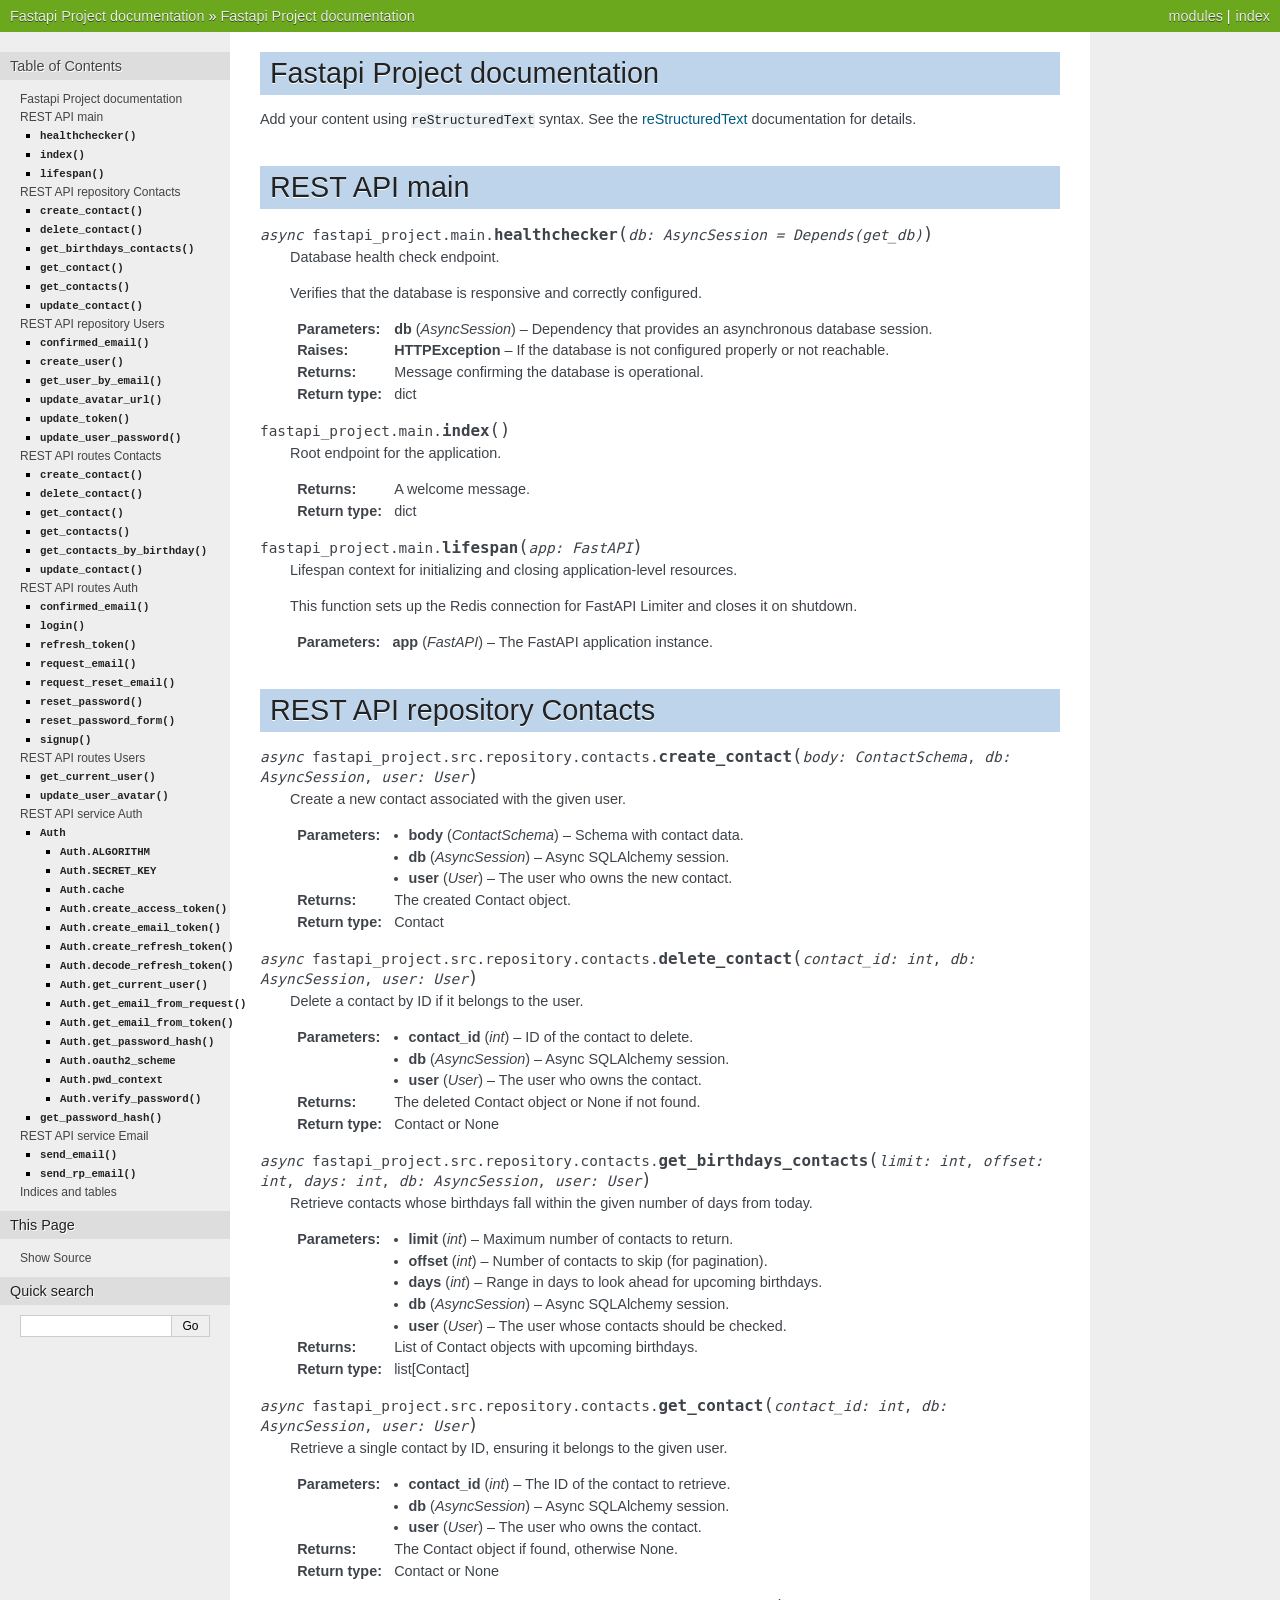
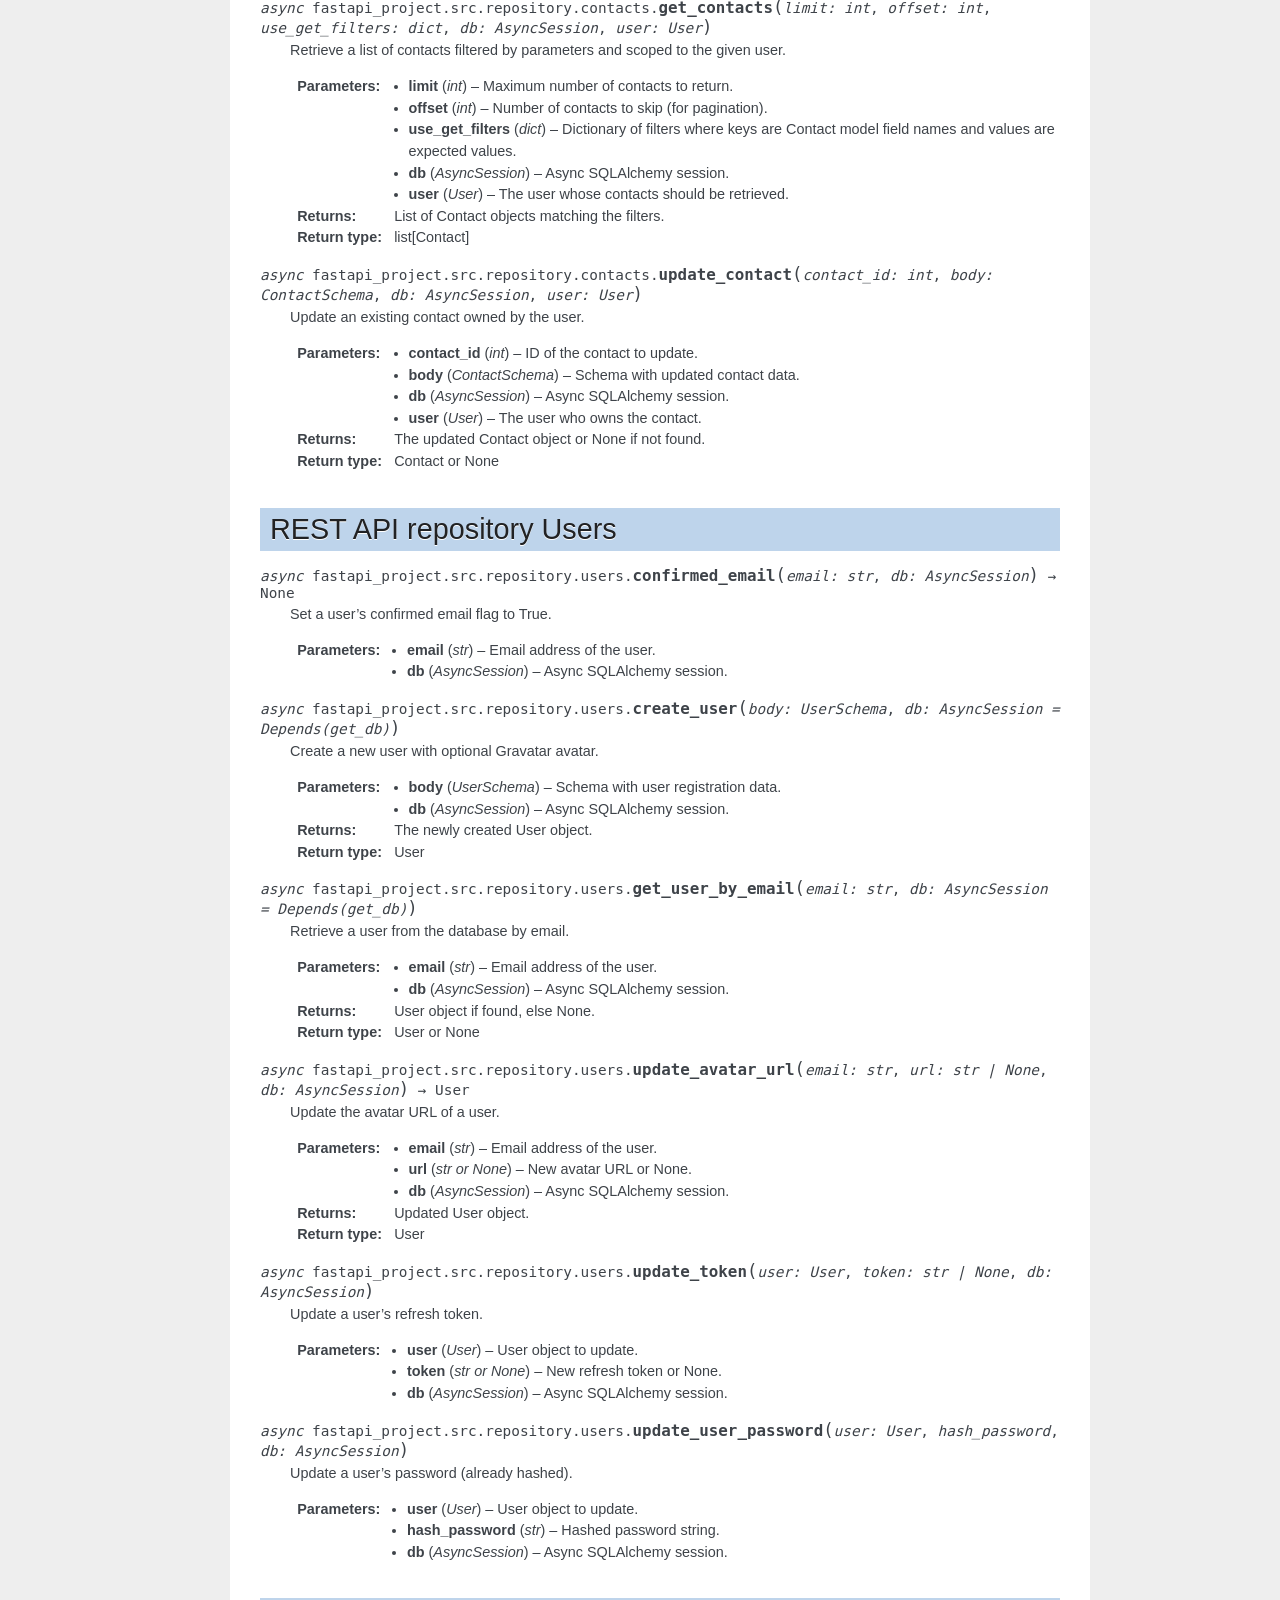
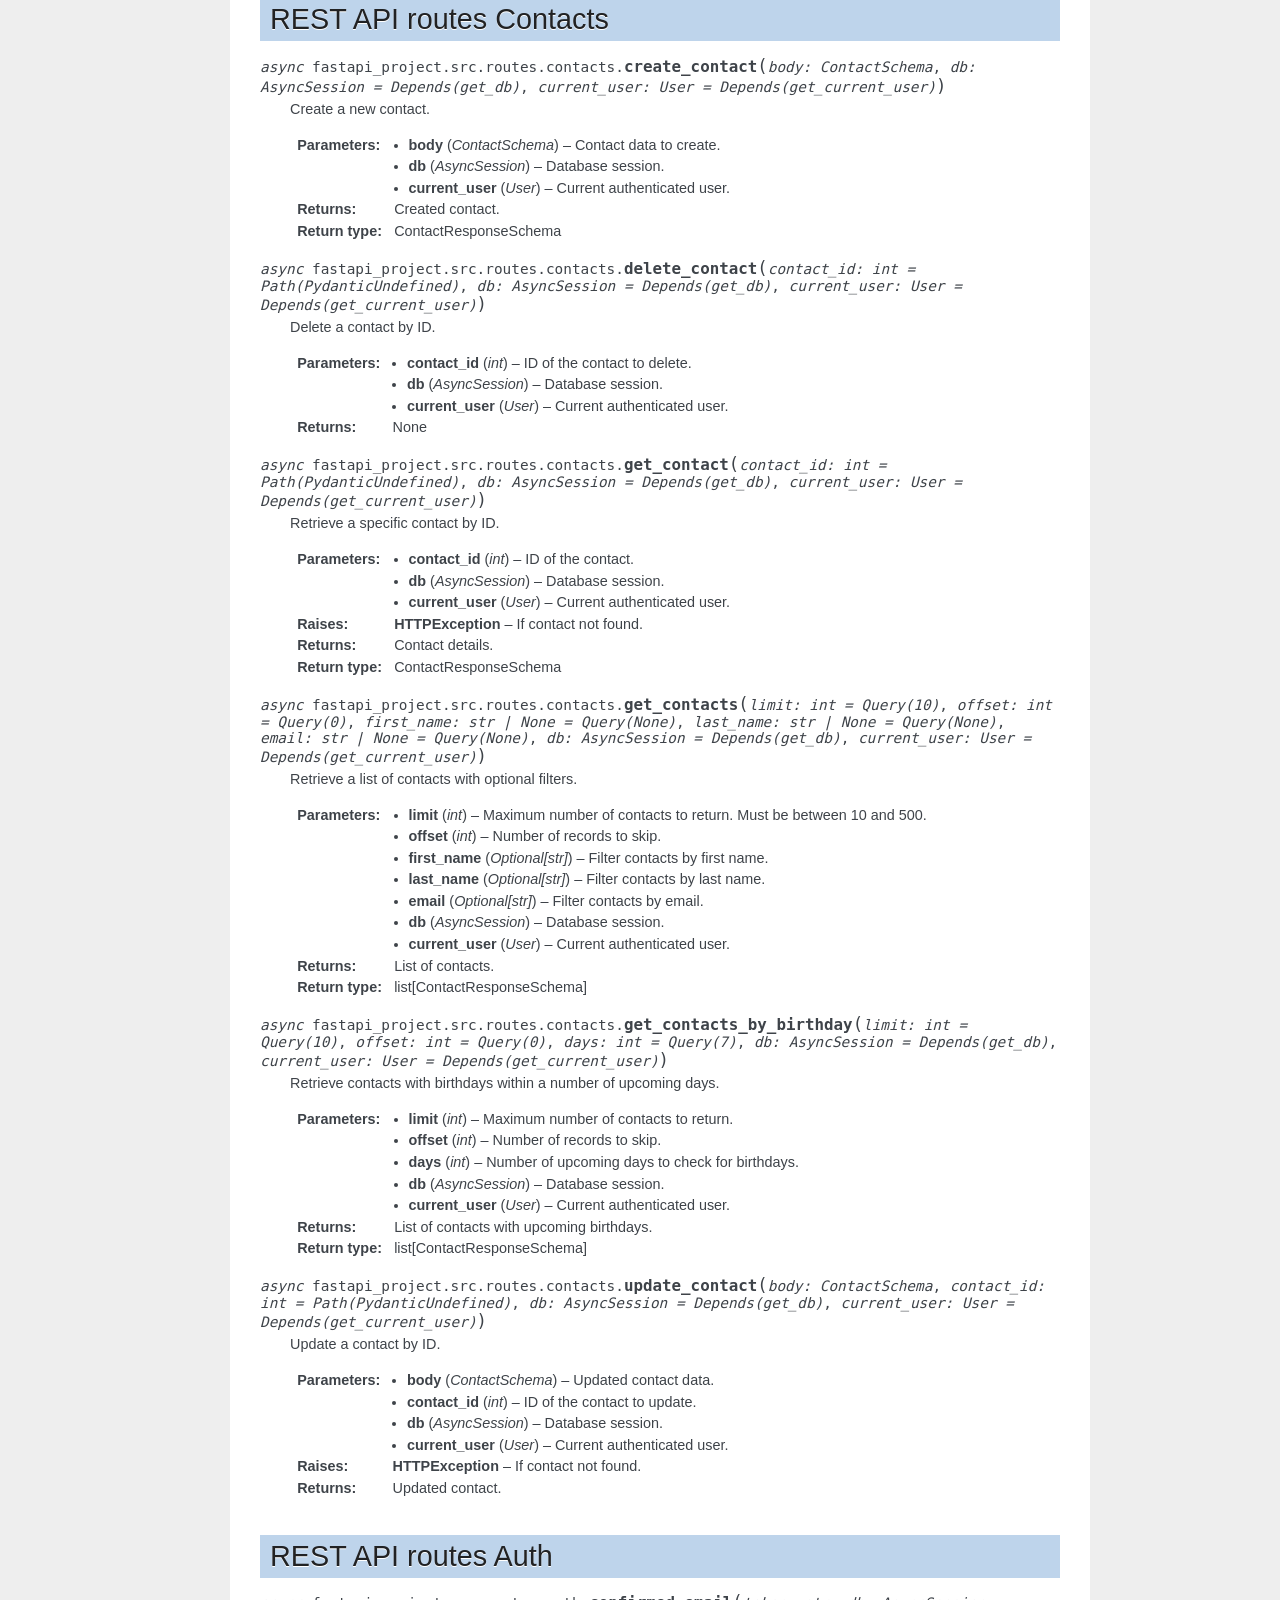
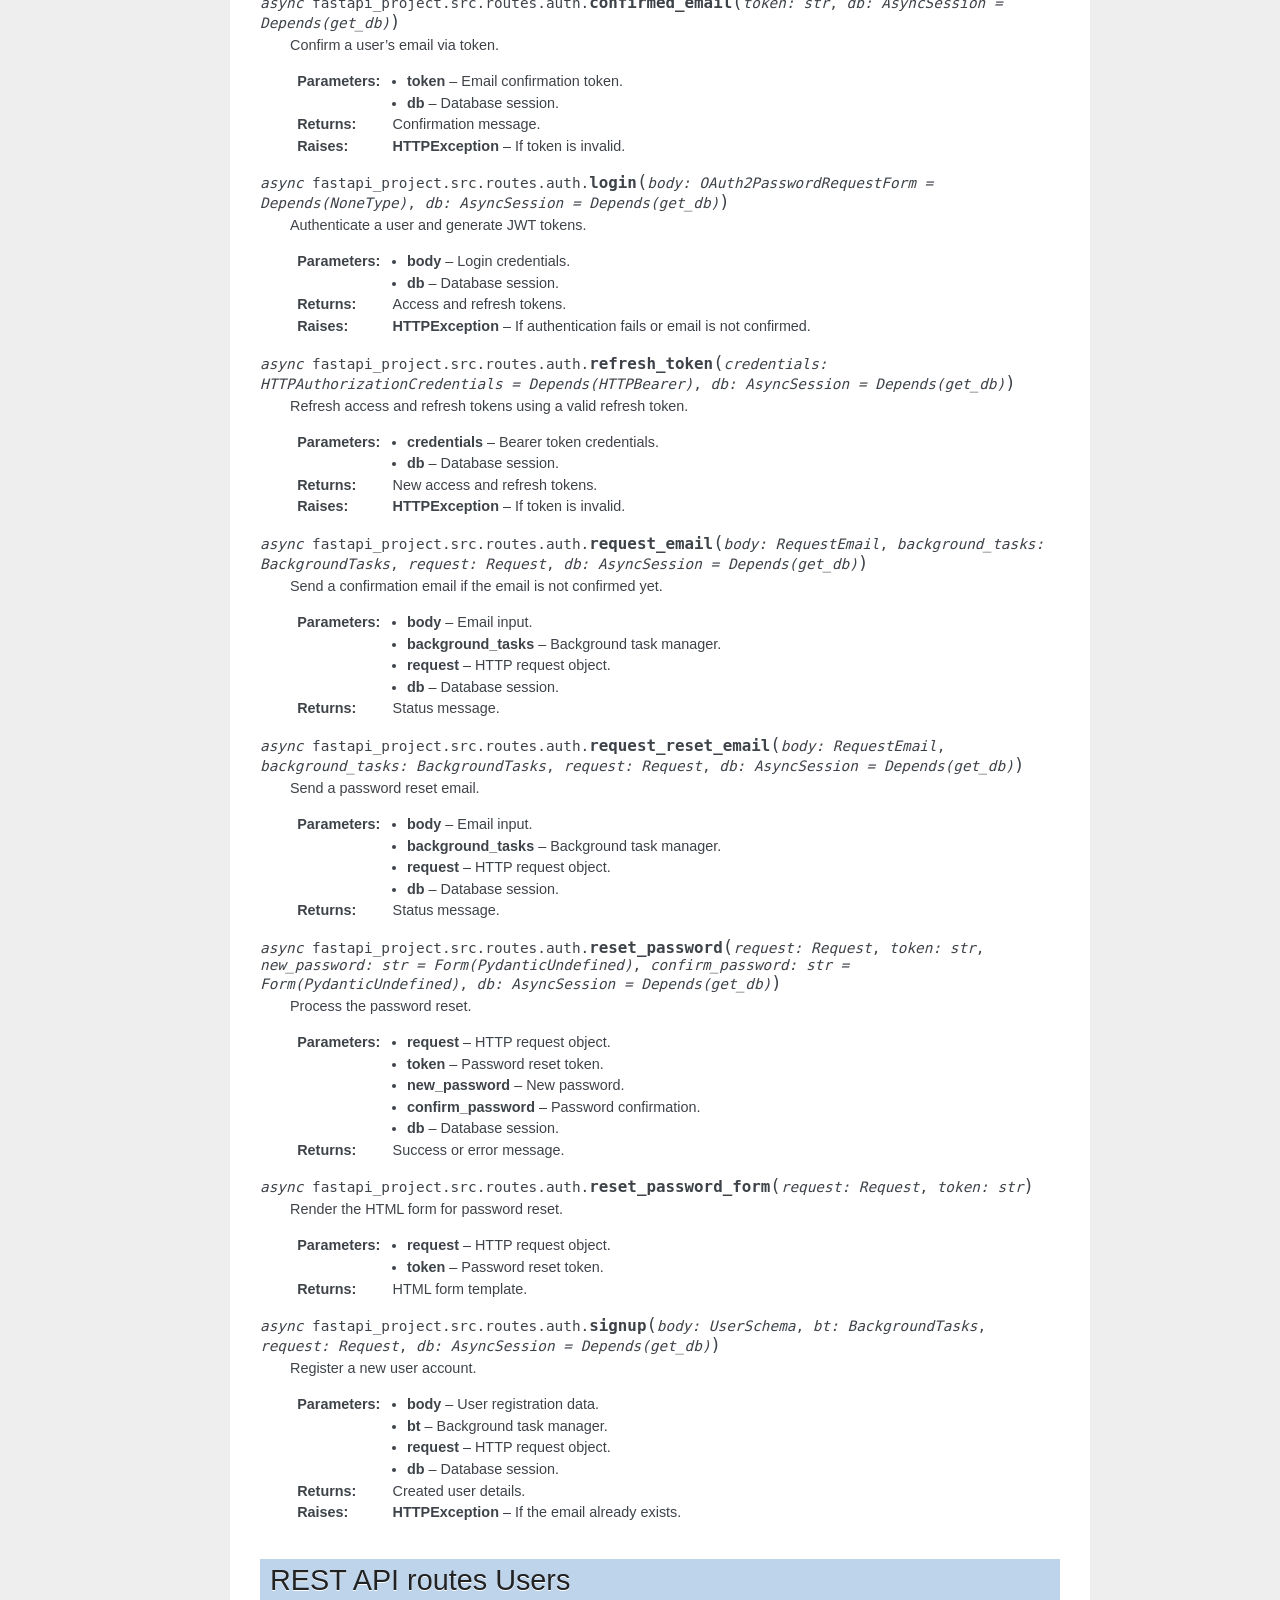
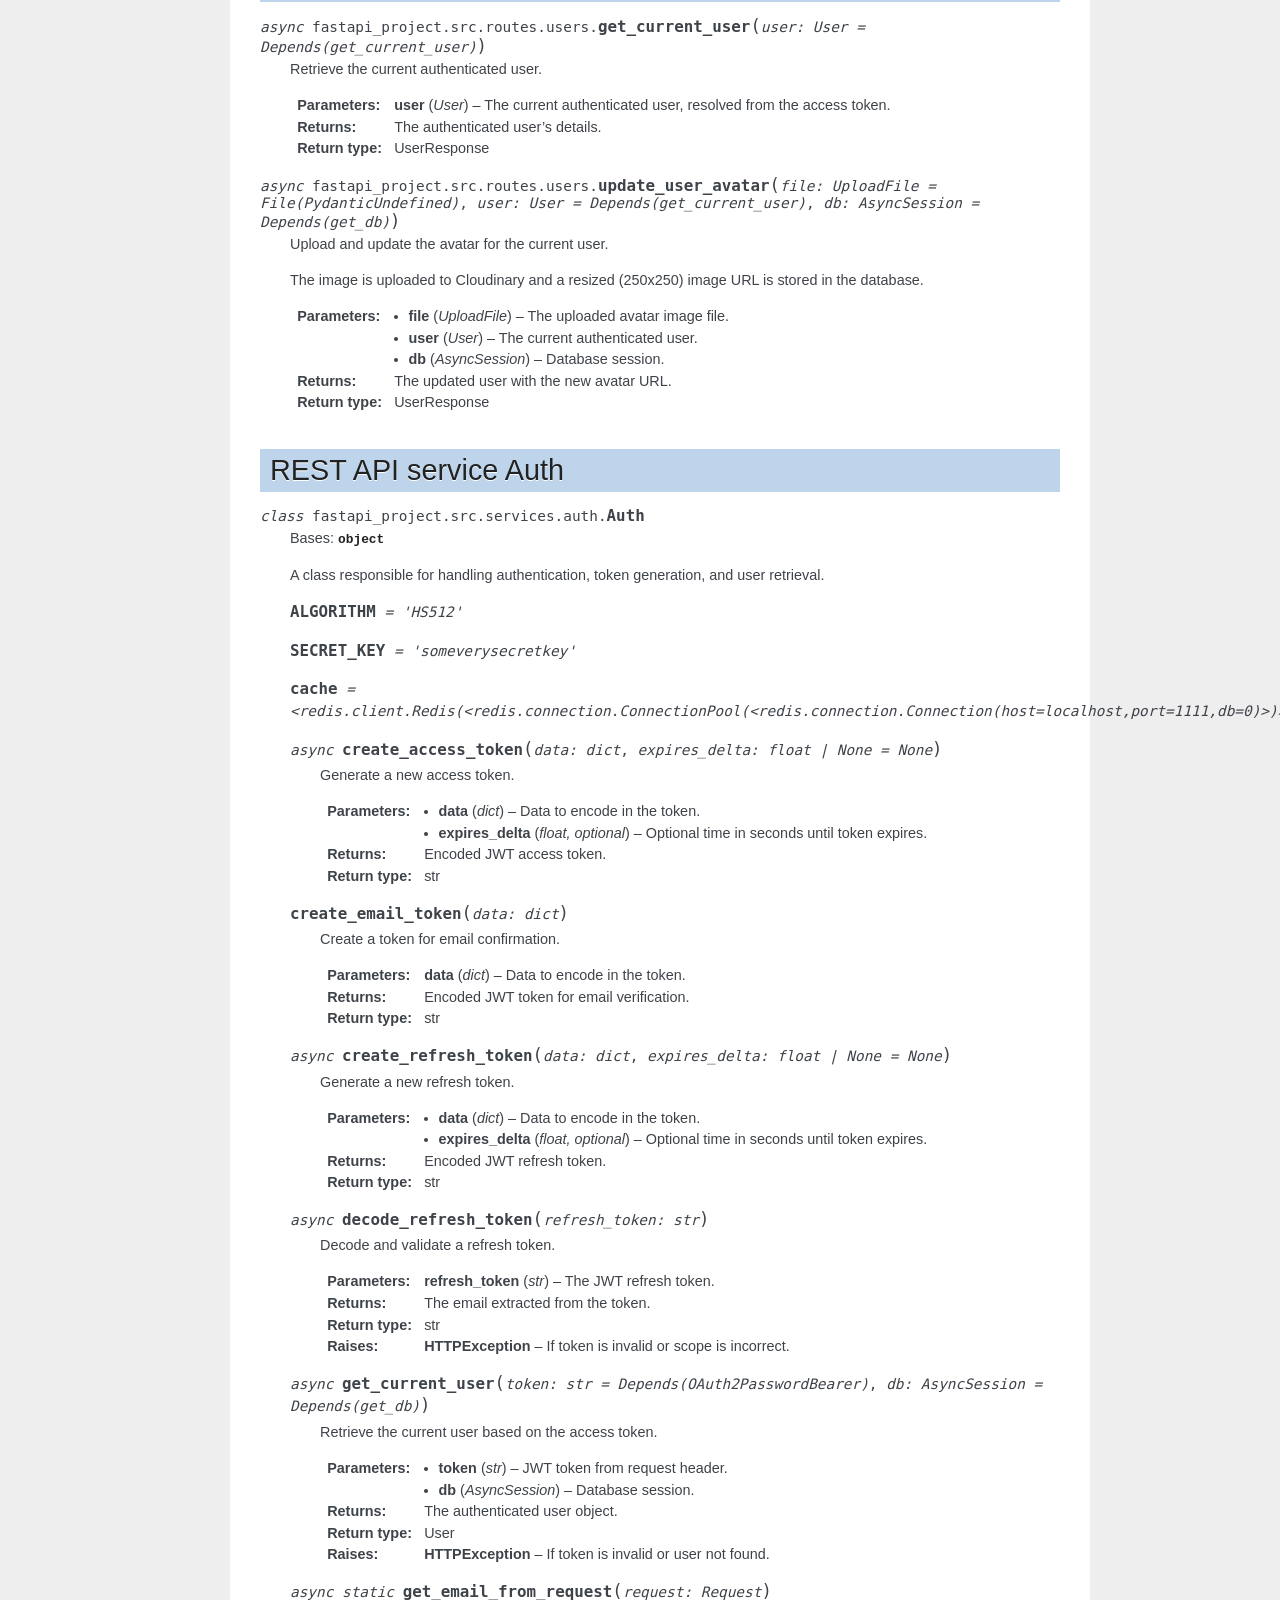
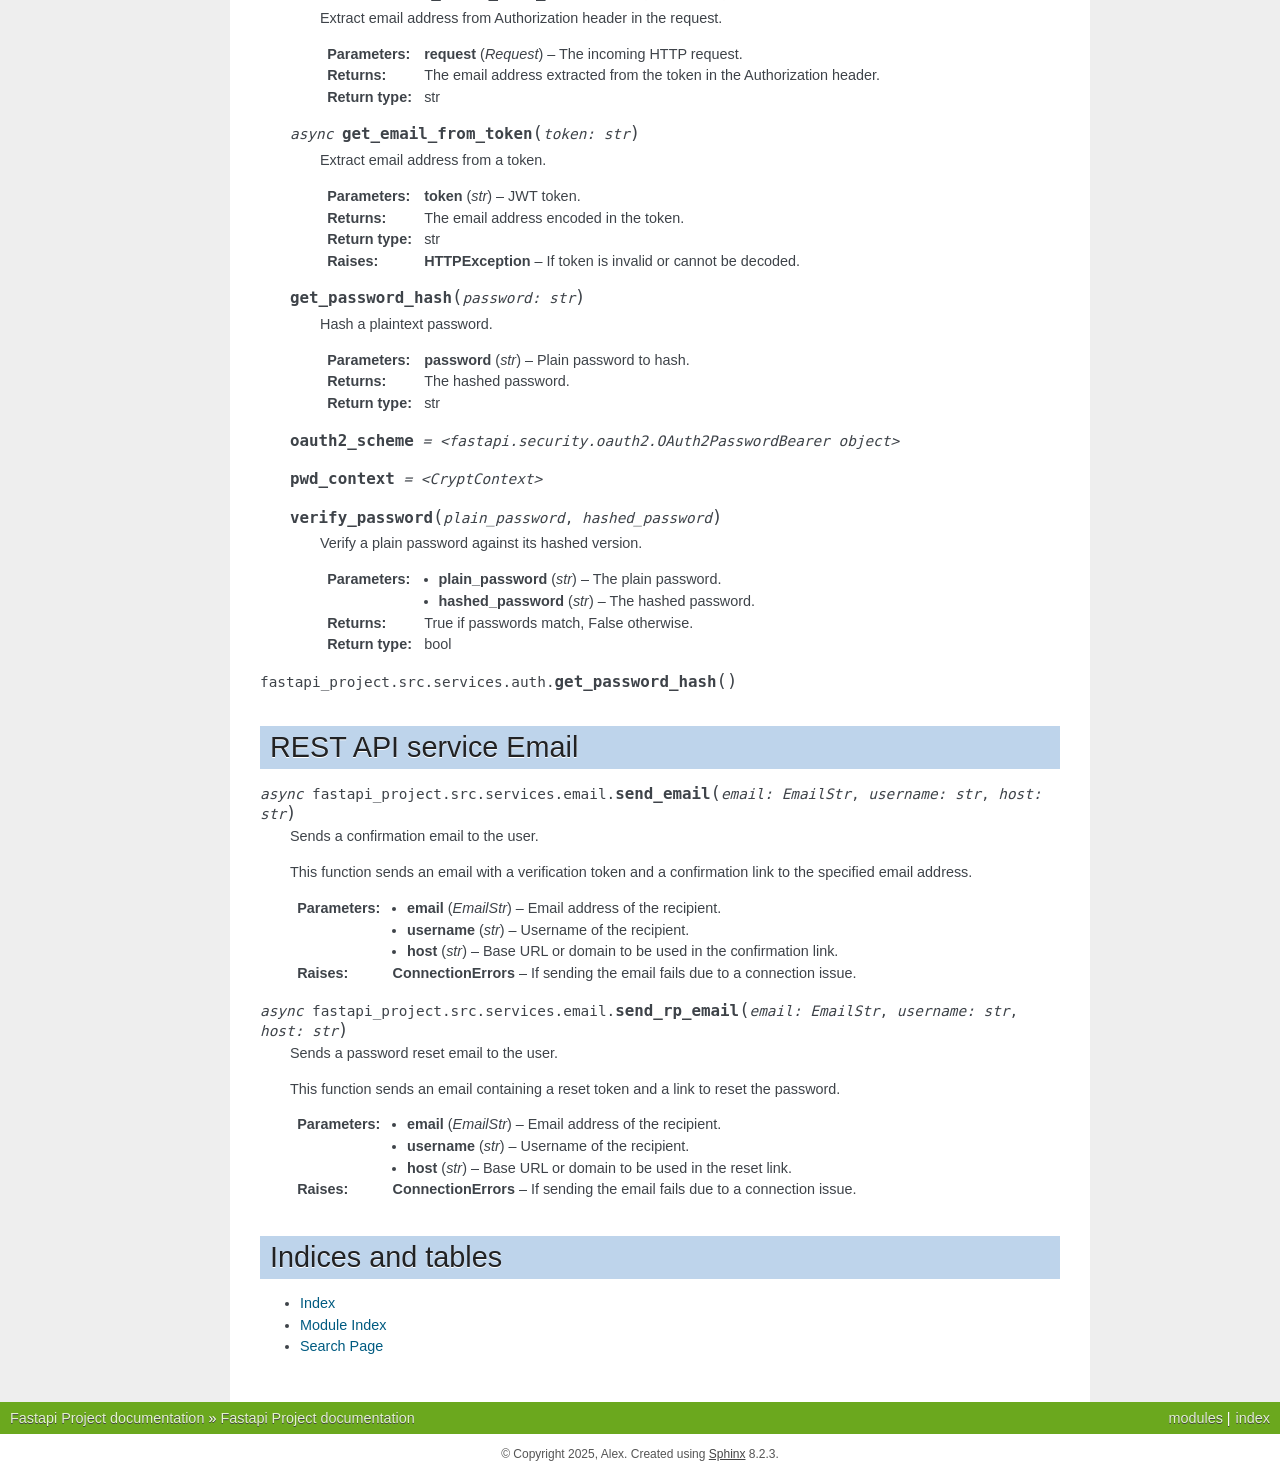
<file: docs/_build/html/index.html>
<!DOCTYPE html>

<html lang="en" data-content_root="./">
  <head>
    <meta charset="utf-8" />
    <meta name="viewport" content="width=device-width, initial-scale=1.0" /><meta name="viewport" content="width=device-width, initial-scale=1" />

    <title>Fastapi Project documentation &#8212; Fastapi Project  documentation</title>
    <link rel="stylesheet" type="text/css" href="_static/pygments.css?v=8f2a1f02" />
    <link rel="stylesheet" type="text/css" href="_static/nature.css?v=279e0f84" />
    <script src="_static/documentation_options.js?v=5929fcd5"></script>
    <script src="_static/doctools.js?v=9bcbadda"></script>
    <script src="_static/sphinx_highlight.js?v=dc90522c"></script>
    <link rel="index" title="Index" href="genindex.html" />
    <link rel="search" title="Search" href="search.html" /> 
  </head><body>
    <div class="related" role="navigation" aria-label="Related">
      <h3>Navigation</h3>
      <ul>
        <li class="right" style="margin-right: 10px">
          <a href="genindex.html" title="General Index"
             accesskey="I">index</a></li>
        <li class="right" >
          <a href="py-modindex.html" title="Python Module Index"
             >modules</a> |</li>
        <li class="nav-item nav-item-0"><a href="#">Fastapi Project  documentation</a> &#187;</li>
        <li class="nav-item nav-item-this"><a href="">Fastapi Project documentation</a></li> 
      </ul>
    </div>  

    <div class="document">
      <div class="documentwrapper">
        <div class="bodywrapper">
          <div class="body" role="main">
            
  <section id="fastapi-project-documentation">
<h1>Fastapi Project documentation<a class="headerlink" href="#fastapi-project-documentation" title="Link to this heading">¶</a></h1>
<p>Add your content using <code class="docutils literal notranslate"><span class="pre">reStructuredText</span></code> syntax. See the
<a class="reference external" href="https://www.sphinx-doc.org/en/master/usage/restructuredtext/index.html">reStructuredText</a>
documentation for details.</p>
<div class="toctree-wrapper compound">
</div>
</section>
<section id="module-fastapi_project.main">
<span id="rest-api-main"></span><h1>REST API main<a class="headerlink" href="#module-fastapi_project.main" title="Link to this heading">¶</a></h1>
<dl class="py function">
<dt class="sig sig-object py" id="fastapi_project.main.healthchecker">
<em class="property"><span class="k"><span class="pre">async</span></span><span class="w"> </span></em><span class="sig-prename descclassname"><span class="pre">fastapi_project.main.</span></span><span class="sig-name descname"><span class="pre">healthchecker</span></span><span class="sig-paren">(</span><em class="sig-param"><span class="n"><span class="pre">db</span></span><span class="p"><span class="pre">:</span></span><span class="w"> </span><span class="n"><span class="pre">AsyncSession</span></span><span class="w"> </span><span class="o"><span class="pre">=</span></span><span class="w"> </span><span class="default_value"><span class="pre">Depends(get_db)</span></span></em><span class="sig-paren">)</span><a class="headerlink" href="#fastapi_project.main.healthchecker" title="Link to this definition">¶</a></dt>
<dd><p>Database health check endpoint.</p>
<p>Verifies that the database is responsive and correctly configured.</p>
<dl class="field-list simple">
<dt class="field-odd">Parameters<span class="colon">:</span></dt>
<dd class="field-odd"><p><strong>db</strong> (<em>AsyncSession</em>) – Dependency that provides an asynchronous database session.</p>
</dd>
<dt class="field-even">Raises<span class="colon">:</span></dt>
<dd class="field-even"><p><strong>HTTPException</strong> – If the database is not configured properly or not reachable.</p>
</dd>
<dt class="field-odd">Returns<span class="colon">:</span></dt>
<dd class="field-odd"><p>Message confirming the database is operational.</p>
</dd>
<dt class="field-even">Return type<span class="colon">:</span></dt>
<dd class="field-even"><p>dict</p>
</dd>
</dl>
</dd></dl>

<dl class="py function">
<dt class="sig sig-object py" id="fastapi_project.main.index">
<span class="sig-prename descclassname"><span class="pre">fastapi_project.main.</span></span><span class="sig-name descname"><span class="pre">index</span></span><span class="sig-paren">(</span><span class="sig-paren">)</span><a class="headerlink" href="#fastapi_project.main.index" title="Link to this definition">¶</a></dt>
<dd><p>Root endpoint for the application.</p>
<dl class="field-list simple">
<dt class="field-odd">Returns<span class="colon">:</span></dt>
<dd class="field-odd"><p>A welcome message.</p>
</dd>
<dt class="field-even">Return type<span class="colon">:</span></dt>
<dd class="field-even"><p>dict</p>
</dd>
</dl>
</dd></dl>

<dl class="py function">
<dt class="sig sig-object py" id="fastapi_project.main.lifespan">
<span class="sig-prename descclassname"><span class="pre">fastapi_project.main.</span></span><span class="sig-name descname"><span class="pre">lifespan</span></span><span class="sig-paren">(</span><em class="sig-param"><span class="n"><span class="pre">app</span></span><span class="p"><span class="pre">:</span></span><span class="w"> </span><span class="n"><span class="pre">FastAPI</span></span></em><span class="sig-paren">)</span><a class="headerlink" href="#fastapi_project.main.lifespan" title="Link to this definition">¶</a></dt>
<dd><p>Lifespan context for initializing and closing application-level resources.</p>
<p>This function sets up the Redis connection for FastAPI Limiter and closes it on shutdown.</p>
<dl class="field-list simple">
<dt class="field-odd">Parameters<span class="colon">:</span></dt>
<dd class="field-odd"><p><strong>app</strong> (<em>FastAPI</em>) – The FastAPI application instance.</p>
</dd>
</dl>
</dd></dl>

</section>
<section id="module-fastapi_project.src.repository.contacts">
<span id="rest-api-repository-contacts"></span><h1>REST API repository Contacts<a class="headerlink" href="#module-fastapi_project.src.repository.contacts" title="Link to this heading">¶</a></h1>
<dl class="py function">
<dt class="sig sig-object py" id="fastapi_project.src.repository.contacts.create_contact">
<em class="property"><span class="k"><span class="pre">async</span></span><span class="w"> </span></em><span class="sig-prename descclassname"><span class="pre">fastapi_project.src.repository.contacts.</span></span><span class="sig-name descname"><span class="pre">create_contact</span></span><span class="sig-paren">(</span><em class="sig-param"><span class="n"><span class="pre">body</span></span><span class="p"><span class="pre">:</span></span><span class="w"> </span><span class="n"><span class="pre">ContactSchema</span></span></em>, <em class="sig-param"><span class="n"><span class="pre">db</span></span><span class="p"><span class="pre">:</span></span><span class="w"> </span><span class="n"><span class="pre">AsyncSession</span></span></em>, <em class="sig-param"><span class="n"><span class="pre">user</span></span><span class="p"><span class="pre">:</span></span><span class="w"> </span><span class="n"><span class="pre">User</span></span></em><span class="sig-paren">)</span><a class="headerlink" href="#fastapi_project.src.repository.contacts.create_contact" title="Link to this definition">¶</a></dt>
<dd><p>Create a new contact associated with the given user.</p>
<dl class="field-list simple">
<dt class="field-odd">Parameters<span class="colon">:</span></dt>
<dd class="field-odd"><ul class="simple">
<li><p><strong>body</strong> (<em>ContactSchema</em>) – Schema with contact data.</p></li>
<li><p><strong>db</strong> (<em>AsyncSession</em>) – Async SQLAlchemy session.</p></li>
<li><p><strong>user</strong> (<em>User</em>) – The user who owns the new contact.</p></li>
</ul>
</dd>
<dt class="field-even">Returns<span class="colon">:</span></dt>
<dd class="field-even"><p>The created Contact object.</p>
</dd>
<dt class="field-odd">Return type<span class="colon">:</span></dt>
<dd class="field-odd"><p>Contact</p>
</dd>
</dl>
</dd></dl>

<dl class="py function">
<dt class="sig sig-object py" id="fastapi_project.src.repository.contacts.delete_contact">
<em class="property"><span class="k"><span class="pre">async</span></span><span class="w"> </span></em><span class="sig-prename descclassname"><span class="pre">fastapi_project.src.repository.contacts.</span></span><span class="sig-name descname"><span class="pre">delete_contact</span></span><span class="sig-paren">(</span><em class="sig-param"><span class="n"><span class="pre">contact_id</span></span><span class="p"><span class="pre">:</span></span><span class="w"> </span><span class="n"><span class="pre">int</span></span></em>, <em class="sig-param"><span class="n"><span class="pre">db</span></span><span class="p"><span class="pre">:</span></span><span class="w"> </span><span class="n"><span class="pre">AsyncSession</span></span></em>, <em class="sig-param"><span class="n"><span class="pre">user</span></span><span class="p"><span class="pre">:</span></span><span class="w"> </span><span class="n"><span class="pre">User</span></span></em><span class="sig-paren">)</span><a class="headerlink" href="#fastapi_project.src.repository.contacts.delete_contact" title="Link to this definition">¶</a></dt>
<dd><p>Delete a contact by ID if it belongs to the user.</p>
<dl class="field-list simple">
<dt class="field-odd">Parameters<span class="colon">:</span></dt>
<dd class="field-odd"><ul class="simple">
<li><p><strong>contact_id</strong> (<em>int</em>) – ID of the contact to delete.</p></li>
<li><p><strong>db</strong> (<em>AsyncSession</em>) – Async SQLAlchemy session.</p></li>
<li><p><strong>user</strong> (<em>User</em>) – The user who owns the contact.</p></li>
</ul>
</dd>
<dt class="field-even">Returns<span class="colon">:</span></dt>
<dd class="field-even"><p>The deleted Contact object or None if not found.</p>
</dd>
<dt class="field-odd">Return type<span class="colon">:</span></dt>
<dd class="field-odd"><p>Contact or None</p>
</dd>
</dl>
</dd></dl>

<dl class="py function">
<dt class="sig sig-object py" id="fastapi_project.src.repository.contacts.get_birthdays_contacts">
<em class="property"><span class="k"><span class="pre">async</span></span><span class="w"> </span></em><span class="sig-prename descclassname"><span class="pre">fastapi_project.src.repository.contacts.</span></span><span class="sig-name descname"><span class="pre">get_birthdays_contacts</span></span><span class="sig-paren">(</span><em class="sig-param"><span class="n"><span class="pre">limit</span></span><span class="p"><span class="pre">:</span></span><span class="w"> </span><span class="n"><span class="pre">int</span></span></em>, <em class="sig-param"><span class="n"><span class="pre">offset</span></span><span class="p"><span class="pre">:</span></span><span class="w"> </span><span class="n"><span class="pre">int</span></span></em>, <em class="sig-param"><span class="n"><span class="pre">days</span></span><span class="p"><span class="pre">:</span></span><span class="w"> </span><span class="n"><span class="pre">int</span></span></em>, <em class="sig-param"><span class="n"><span class="pre">db</span></span><span class="p"><span class="pre">:</span></span><span class="w"> </span><span class="n"><span class="pre">AsyncSession</span></span></em>, <em class="sig-param"><span class="n"><span class="pre">user</span></span><span class="p"><span class="pre">:</span></span><span class="w"> </span><span class="n"><span class="pre">User</span></span></em><span class="sig-paren">)</span><a class="headerlink" href="#fastapi_project.src.repository.contacts.get_birthdays_contacts" title="Link to this definition">¶</a></dt>
<dd><p>Retrieve contacts whose birthdays fall within the given number of days from today.</p>
<dl class="field-list simple">
<dt class="field-odd">Parameters<span class="colon">:</span></dt>
<dd class="field-odd"><ul class="simple">
<li><p><strong>limit</strong> (<em>int</em>) – Maximum number of contacts to return.</p></li>
<li><p><strong>offset</strong> (<em>int</em>) – Number of contacts to skip (for pagination).</p></li>
<li><p><strong>days</strong> (<em>int</em>) – Range in days to look ahead for upcoming birthdays.</p></li>
<li><p><strong>db</strong> (<em>AsyncSession</em>) – Async SQLAlchemy session.</p></li>
<li><p><strong>user</strong> (<em>User</em>) – The user whose contacts should be checked.</p></li>
</ul>
</dd>
<dt class="field-even">Returns<span class="colon">:</span></dt>
<dd class="field-even"><p>List of Contact objects with upcoming birthdays.</p>
</dd>
<dt class="field-odd">Return type<span class="colon">:</span></dt>
<dd class="field-odd"><p>list[Contact]</p>
</dd>
</dl>
</dd></dl>

<dl class="py function">
<dt class="sig sig-object py" id="fastapi_project.src.repository.contacts.get_contact">
<em class="property"><span class="k"><span class="pre">async</span></span><span class="w"> </span></em><span class="sig-prename descclassname"><span class="pre">fastapi_project.src.repository.contacts.</span></span><span class="sig-name descname"><span class="pre">get_contact</span></span><span class="sig-paren">(</span><em class="sig-param"><span class="n"><span class="pre">contact_id</span></span><span class="p"><span class="pre">:</span></span><span class="w"> </span><span class="n"><span class="pre">int</span></span></em>, <em class="sig-param"><span class="n"><span class="pre">db</span></span><span class="p"><span class="pre">:</span></span><span class="w"> </span><span class="n"><span class="pre">AsyncSession</span></span></em>, <em class="sig-param"><span class="n"><span class="pre">user</span></span><span class="p"><span class="pre">:</span></span><span class="w"> </span><span class="n"><span class="pre">User</span></span></em><span class="sig-paren">)</span><a class="headerlink" href="#fastapi_project.src.repository.contacts.get_contact" title="Link to this definition">¶</a></dt>
<dd><p>Retrieve a single contact by ID, ensuring it belongs to the given user.</p>
<dl class="field-list simple">
<dt class="field-odd">Parameters<span class="colon">:</span></dt>
<dd class="field-odd"><ul class="simple">
<li><p><strong>contact_id</strong> (<em>int</em>) – The ID of the contact to retrieve.</p></li>
<li><p><strong>db</strong> (<em>AsyncSession</em>) – Async SQLAlchemy session.</p></li>
<li><p><strong>user</strong> (<em>User</em>) – The user who owns the contact.</p></li>
</ul>
</dd>
<dt class="field-even">Returns<span class="colon">:</span></dt>
<dd class="field-even"><p>The Contact object if found, otherwise None.</p>
</dd>
<dt class="field-odd">Return type<span class="colon">:</span></dt>
<dd class="field-odd"><p>Contact or None</p>
</dd>
</dl>
</dd></dl>

<dl class="py function">
<dt class="sig sig-object py" id="fastapi_project.src.repository.contacts.get_contacts">
<em class="property"><span class="k"><span class="pre">async</span></span><span class="w"> </span></em><span class="sig-prename descclassname"><span class="pre">fastapi_project.src.repository.contacts.</span></span><span class="sig-name descname"><span class="pre">get_contacts</span></span><span class="sig-paren">(</span><em class="sig-param"><span class="n"><span class="pre">limit</span></span><span class="p"><span class="pre">:</span></span><span class="w"> </span><span class="n"><span class="pre">int</span></span></em>, <em class="sig-param"><span class="n"><span class="pre">offset</span></span><span class="p"><span class="pre">:</span></span><span class="w"> </span><span class="n"><span class="pre">int</span></span></em>, <em class="sig-param"><span class="n"><span class="pre">use_get_filters</span></span><span class="p"><span class="pre">:</span></span><span class="w"> </span><span class="n"><span class="pre">dict</span></span></em>, <em class="sig-param"><span class="n"><span class="pre">db</span></span><span class="p"><span class="pre">:</span></span><span class="w"> </span><span class="n"><span class="pre">AsyncSession</span></span></em>, <em class="sig-param"><span class="n"><span class="pre">user</span></span><span class="p"><span class="pre">:</span></span><span class="w"> </span><span class="n"><span class="pre">User</span></span></em><span class="sig-paren">)</span><a class="headerlink" href="#fastapi_project.src.repository.contacts.get_contacts" title="Link to this definition">¶</a></dt>
<dd><p>Retrieve a list of contacts filtered by parameters and scoped to the given user.</p>
<dl class="field-list simple">
<dt class="field-odd">Parameters<span class="colon">:</span></dt>
<dd class="field-odd"><ul class="simple">
<li><p><strong>limit</strong> (<em>int</em>) – Maximum number of contacts to return.</p></li>
<li><p><strong>offset</strong> (<em>int</em>) – Number of contacts to skip (for pagination).</p></li>
<li><p><strong>use_get_filters</strong> (<em>dict</em>) – Dictionary of filters where keys are Contact model field names and values are expected values.</p></li>
<li><p><strong>db</strong> (<em>AsyncSession</em>) – Async SQLAlchemy session.</p></li>
<li><p><strong>user</strong> (<em>User</em>) – The user whose contacts should be retrieved.</p></li>
</ul>
</dd>
<dt class="field-even">Returns<span class="colon">:</span></dt>
<dd class="field-even"><p>List of Contact objects matching the filters.</p>
</dd>
<dt class="field-odd">Return type<span class="colon">:</span></dt>
<dd class="field-odd"><p>list[Contact]</p>
</dd>
</dl>
</dd></dl>

<dl class="py function">
<dt class="sig sig-object py" id="fastapi_project.src.repository.contacts.update_contact">
<em class="property"><span class="k"><span class="pre">async</span></span><span class="w"> </span></em><span class="sig-prename descclassname"><span class="pre">fastapi_project.src.repository.contacts.</span></span><span class="sig-name descname"><span class="pre">update_contact</span></span><span class="sig-paren">(</span><em class="sig-param"><span class="n"><span class="pre">contact_id</span></span><span class="p"><span class="pre">:</span></span><span class="w"> </span><span class="n"><span class="pre">int</span></span></em>, <em class="sig-param"><span class="n"><span class="pre">body</span></span><span class="p"><span class="pre">:</span></span><span class="w"> </span><span class="n"><span class="pre">ContactSchema</span></span></em>, <em class="sig-param"><span class="n"><span class="pre">db</span></span><span class="p"><span class="pre">:</span></span><span class="w"> </span><span class="n"><span class="pre">AsyncSession</span></span></em>, <em class="sig-param"><span class="n"><span class="pre">user</span></span><span class="p"><span class="pre">:</span></span><span class="w"> </span><span class="n"><span class="pre">User</span></span></em><span class="sig-paren">)</span><a class="headerlink" href="#fastapi_project.src.repository.contacts.update_contact" title="Link to this definition">¶</a></dt>
<dd><p>Update an existing contact owned by the user.</p>
<dl class="field-list simple">
<dt class="field-odd">Parameters<span class="colon">:</span></dt>
<dd class="field-odd"><ul class="simple">
<li><p><strong>contact_id</strong> (<em>int</em>) – ID of the contact to update.</p></li>
<li><p><strong>body</strong> (<em>ContactSchema</em>) – Schema with updated contact data.</p></li>
<li><p><strong>db</strong> (<em>AsyncSession</em>) – Async SQLAlchemy session.</p></li>
<li><p><strong>user</strong> (<em>User</em>) – The user who owns the contact.</p></li>
</ul>
</dd>
<dt class="field-even">Returns<span class="colon">:</span></dt>
<dd class="field-even"><p>The updated Contact object or None if not found.</p>
</dd>
<dt class="field-odd">Return type<span class="colon">:</span></dt>
<dd class="field-odd"><p>Contact or None</p>
</dd>
</dl>
</dd></dl>

</section>
<section id="module-fastapi_project.src.repository.users">
<span id="rest-api-repository-users"></span><h1>REST API repository Users<a class="headerlink" href="#module-fastapi_project.src.repository.users" title="Link to this heading">¶</a></h1>
<dl class="py function">
<dt class="sig sig-object py" id="fastapi_project.src.repository.users.confirmed_email">
<em class="property"><span class="k"><span class="pre">async</span></span><span class="w"> </span></em><span class="sig-prename descclassname"><span class="pre">fastapi_project.src.repository.users.</span></span><span class="sig-name descname"><span class="pre">confirmed_email</span></span><span class="sig-paren">(</span><em class="sig-param"><span class="n"><span class="pre">email</span></span><span class="p"><span class="pre">:</span></span><span class="w"> </span><span class="n"><span class="pre">str</span></span></em>, <em class="sig-param"><span class="n"><span class="pre">db</span></span><span class="p"><span class="pre">:</span></span><span class="w"> </span><span class="n"><span class="pre">AsyncSession</span></span></em><span class="sig-paren">)</span> <span class="sig-return"><span class="sig-return-icon">&#x2192;</span> <span class="sig-return-typehint"><span class="pre">None</span></span></span><a class="headerlink" href="#fastapi_project.src.repository.users.confirmed_email" title="Link to this definition">¶</a></dt>
<dd><p>Set a user’s confirmed email flag to True.</p>
<dl class="field-list simple">
<dt class="field-odd">Parameters<span class="colon">:</span></dt>
<dd class="field-odd"><ul class="simple">
<li><p><strong>email</strong> (<em>str</em>) – Email address of the user.</p></li>
<li><p><strong>db</strong> (<em>AsyncSession</em>) – Async SQLAlchemy session.</p></li>
</ul>
</dd>
</dl>
</dd></dl>

<dl class="py function">
<dt class="sig sig-object py" id="fastapi_project.src.repository.users.create_user">
<em class="property"><span class="k"><span class="pre">async</span></span><span class="w"> </span></em><span class="sig-prename descclassname"><span class="pre">fastapi_project.src.repository.users.</span></span><span class="sig-name descname"><span class="pre">create_user</span></span><span class="sig-paren">(</span><em class="sig-param"><span class="n"><span class="pre">body</span></span><span class="p"><span class="pre">:</span></span><span class="w"> </span><span class="n"><span class="pre">UserSchema</span></span></em>, <em class="sig-param"><span class="n"><span class="pre">db</span></span><span class="p"><span class="pre">:</span></span><span class="w"> </span><span class="n"><span class="pre">AsyncSession</span></span><span class="w"> </span><span class="o"><span class="pre">=</span></span><span class="w"> </span><span class="default_value"><span class="pre">Depends(get_db)</span></span></em><span class="sig-paren">)</span><a class="headerlink" href="#fastapi_project.src.repository.users.create_user" title="Link to this definition">¶</a></dt>
<dd><p>Create a new user with optional Gravatar avatar.</p>
<dl class="field-list simple">
<dt class="field-odd">Parameters<span class="colon">:</span></dt>
<dd class="field-odd"><ul class="simple">
<li><p><strong>body</strong> (<em>UserSchema</em>) – Schema with user registration data.</p></li>
<li><p><strong>db</strong> (<em>AsyncSession</em>) – Async SQLAlchemy session.</p></li>
</ul>
</dd>
<dt class="field-even">Returns<span class="colon">:</span></dt>
<dd class="field-even"><p>The newly created User object.</p>
</dd>
<dt class="field-odd">Return type<span class="colon">:</span></dt>
<dd class="field-odd"><p>User</p>
</dd>
</dl>
</dd></dl>

<dl class="py function">
<dt class="sig sig-object py" id="fastapi_project.src.repository.users.get_user_by_email">
<em class="property"><span class="k"><span class="pre">async</span></span><span class="w"> </span></em><span class="sig-prename descclassname"><span class="pre">fastapi_project.src.repository.users.</span></span><span class="sig-name descname"><span class="pre">get_user_by_email</span></span><span class="sig-paren">(</span><em class="sig-param"><span class="n"><span class="pre">email</span></span><span class="p"><span class="pre">:</span></span><span class="w"> </span><span class="n"><span class="pre">str</span></span></em>, <em class="sig-param"><span class="n"><span class="pre">db</span></span><span class="p"><span class="pre">:</span></span><span class="w"> </span><span class="n"><span class="pre">AsyncSession</span></span><span class="w"> </span><span class="o"><span class="pre">=</span></span><span class="w"> </span><span class="default_value"><span class="pre">Depends(get_db)</span></span></em><span class="sig-paren">)</span><a class="headerlink" href="#fastapi_project.src.repository.users.get_user_by_email" title="Link to this definition">¶</a></dt>
<dd><p>Retrieve a user from the database by email.</p>
<dl class="field-list simple">
<dt class="field-odd">Parameters<span class="colon">:</span></dt>
<dd class="field-odd"><ul class="simple">
<li><p><strong>email</strong> (<em>str</em>) – Email address of the user.</p></li>
<li><p><strong>db</strong> (<em>AsyncSession</em>) – Async SQLAlchemy session.</p></li>
</ul>
</dd>
<dt class="field-even">Returns<span class="colon">:</span></dt>
<dd class="field-even"><p>User object if found, else None.</p>
</dd>
<dt class="field-odd">Return type<span class="colon">:</span></dt>
<dd class="field-odd"><p>User or None</p>
</dd>
</dl>
</dd></dl>

<dl class="py function">
<dt class="sig sig-object py" id="fastapi_project.src.repository.users.update_avatar_url">
<em class="property"><span class="k"><span class="pre">async</span></span><span class="w"> </span></em><span class="sig-prename descclassname"><span class="pre">fastapi_project.src.repository.users.</span></span><span class="sig-name descname"><span class="pre">update_avatar_url</span></span><span class="sig-paren">(</span><em class="sig-param"><span class="n"><span class="pre">email</span></span><span class="p"><span class="pre">:</span></span><span class="w"> </span><span class="n"><span class="pre">str</span></span></em>, <em class="sig-param"><span class="n"><span class="pre">url</span></span><span class="p"><span class="pre">:</span></span><span class="w"> </span><span class="n"><span class="pre">str</span><span class="w"> </span><span class="p"><span class="pre">|</span></span><span class="w"> </span><span class="pre">None</span></span></em>, <em class="sig-param"><span class="n"><span class="pre">db</span></span><span class="p"><span class="pre">:</span></span><span class="w"> </span><span class="n"><span class="pre">AsyncSession</span></span></em><span class="sig-paren">)</span> <span class="sig-return"><span class="sig-return-icon">&#x2192;</span> <span class="sig-return-typehint"><span class="pre">User</span></span></span><a class="headerlink" href="#fastapi_project.src.repository.users.update_avatar_url" title="Link to this definition">¶</a></dt>
<dd><p>Update the avatar URL of a user.</p>
<dl class="field-list simple">
<dt class="field-odd">Parameters<span class="colon">:</span></dt>
<dd class="field-odd"><ul class="simple">
<li><p><strong>email</strong> (<em>str</em>) – Email address of the user.</p></li>
<li><p><strong>url</strong> (<em>str</em><em> or </em><em>None</em>) – New avatar URL or None.</p></li>
<li><p><strong>db</strong> (<em>AsyncSession</em>) – Async SQLAlchemy session.</p></li>
</ul>
</dd>
<dt class="field-even">Returns<span class="colon">:</span></dt>
<dd class="field-even"><p>Updated User object.</p>
</dd>
<dt class="field-odd">Return type<span class="colon">:</span></dt>
<dd class="field-odd"><p>User</p>
</dd>
</dl>
</dd></dl>

<dl class="py function">
<dt class="sig sig-object py" id="fastapi_project.src.repository.users.update_token">
<em class="property"><span class="k"><span class="pre">async</span></span><span class="w"> </span></em><span class="sig-prename descclassname"><span class="pre">fastapi_project.src.repository.users.</span></span><span class="sig-name descname"><span class="pre">update_token</span></span><span class="sig-paren">(</span><em class="sig-param"><span class="n"><span class="pre">user</span></span><span class="p"><span class="pre">:</span></span><span class="w"> </span><span class="n"><span class="pre">User</span></span></em>, <em class="sig-param"><span class="n"><span class="pre">token</span></span><span class="p"><span class="pre">:</span></span><span class="w"> </span><span class="n"><span class="pre">str</span><span class="w"> </span><span class="p"><span class="pre">|</span></span><span class="w"> </span><span class="pre">None</span></span></em>, <em class="sig-param"><span class="n"><span class="pre">db</span></span><span class="p"><span class="pre">:</span></span><span class="w"> </span><span class="n"><span class="pre">AsyncSession</span></span></em><span class="sig-paren">)</span><a class="headerlink" href="#fastapi_project.src.repository.users.update_token" title="Link to this definition">¶</a></dt>
<dd><p>Update a user’s refresh token.</p>
<dl class="field-list simple">
<dt class="field-odd">Parameters<span class="colon">:</span></dt>
<dd class="field-odd"><ul class="simple">
<li><p><strong>user</strong> (<em>User</em>) – User object to update.</p></li>
<li><p><strong>token</strong> (<em>str</em><em> or </em><em>None</em>) – New refresh token or None.</p></li>
<li><p><strong>db</strong> (<em>AsyncSession</em>) – Async SQLAlchemy session.</p></li>
</ul>
</dd>
</dl>
</dd></dl>

<dl class="py function">
<dt class="sig sig-object py" id="fastapi_project.src.repository.users.update_user_password">
<em class="property"><span class="k"><span class="pre">async</span></span><span class="w"> </span></em><span class="sig-prename descclassname"><span class="pre">fastapi_project.src.repository.users.</span></span><span class="sig-name descname"><span class="pre">update_user_password</span></span><span class="sig-paren">(</span><em class="sig-param"><span class="n"><span class="pre">user</span></span><span class="p"><span class="pre">:</span></span><span class="w"> </span><span class="n"><span class="pre">User</span></span></em>, <em class="sig-param"><span class="n"><span class="pre">hash_password</span></span></em>, <em class="sig-param"><span class="n"><span class="pre">db</span></span><span class="p"><span class="pre">:</span></span><span class="w"> </span><span class="n"><span class="pre">AsyncSession</span></span></em><span class="sig-paren">)</span><a class="headerlink" href="#fastapi_project.src.repository.users.update_user_password" title="Link to this definition">¶</a></dt>
<dd><p>Update a user’s password (already hashed).</p>
<dl class="field-list simple">
<dt class="field-odd">Parameters<span class="colon">:</span></dt>
<dd class="field-odd"><ul class="simple">
<li><p><strong>user</strong> (<em>User</em>) – User object to update.</p></li>
<li><p><strong>hash_password</strong> (<em>str</em>) – Hashed password string.</p></li>
<li><p><strong>db</strong> (<em>AsyncSession</em>) – Async SQLAlchemy session.</p></li>
</ul>
</dd>
</dl>
</dd></dl>

</section>
<section id="module-fastapi_project.src.routes.contacts">
<span id="rest-api-routes-contacts"></span><h1>REST API routes Contacts<a class="headerlink" href="#module-fastapi_project.src.routes.contacts" title="Link to this heading">¶</a></h1>
<dl class="py function">
<dt class="sig sig-object py" id="fastapi_project.src.routes.contacts.create_contact">
<em class="property"><span class="k"><span class="pre">async</span></span><span class="w"> </span></em><span class="sig-prename descclassname"><span class="pre">fastapi_project.src.routes.contacts.</span></span><span class="sig-name descname"><span class="pre">create_contact</span></span><span class="sig-paren">(</span><em class="sig-param"><span class="n"><span class="pre">body</span></span><span class="p"><span class="pre">:</span></span><span class="w"> </span><span class="n"><span class="pre">ContactSchema</span></span></em>, <em class="sig-param"><span class="n"><span class="pre">db</span></span><span class="p"><span class="pre">:</span></span><span class="w"> </span><span class="n"><span class="pre">AsyncSession</span></span><span class="w"> </span><span class="o"><span class="pre">=</span></span><span class="w"> </span><span class="default_value"><span class="pre">Depends(get_db)</span></span></em>, <em class="sig-param"><span class="n"><span class="pre">current_user</span></span><span class="p"><span class="pre">:</span></span><span class="w"> </span><span class="n"><span class="pre">User</span></span><span class="w"> </span><span class="o"><span class="pre">=</span></span><span class="w"> </span><span class="default_value"><span class="pre">Depends(get_current_user)</span></span></em><span class="sig-paren">)</span><a class="headerlink" href="#fastapi_project.src.routes.contacts.create_contact" title="Link to this definition">¶</a></dt>
<dd><p>Create a new contact.</p>
<dl class="field-list simple">
<dt class="field-odd">Parameters<span class="colon">:</span></dt>
<dd class="field-odd"><ul class="simple">
<li><p><strong>body</strong> (<em>ContactSchema</em>) – Contact data to create.</p></li>
<li><p><strong>db</strong> (<em>AsyncSession</em>) – Database session.</p></li>
<li><p><strong>current_user</strong> (<em>User</em>) – Current authenticated user.</p></li>
</ul>
</dd>
<dt class="field-even">Returns<span class="colon">:</span></dt>
<dd class="field-even"><p>Created contact.</p>
</dd>
<dt class="field-odd">Return type<span class="colon">:</span></dt>
<dd class="field-odd"><p>ContactResponseSchema</p>
</dd>
</dl>
</dd></dl>

<dl class="py function">
<dt class="sig sig-object py" id="fastapi_project.src.routes.contacts.delete_contact">
<em class="property"><span class="k"><span class="pre">async</span></span><span class="w"> </span></em><span class="sig-prename descclassname"><span class="pre">fastapi_project.src.routes.contacts.</span></span><span class="sig-name descname"><span class="pre">delete_contact</span></span><span class="sig-paren">(</span><em class="sig-param"><span class="n"><span class="pre">contact_id</span></span><span class="p"><span class="pre">:</span></span><span class="w"> </span><span class="n"><span class="pre">int</span></span><span class="w"> </span><span class="o"><span class="pre">=</span></span><span class="w"> </span><span class="default_value"><span class="pre">Path(PydanticUndefined)</span></span></em>, <em class="sig-param"><span class="n"><span class="pre">db</span></span><span class="p"><span class="pre">:</span></span><span class="w"> </span><span class="n"><span class="pre">AsyncSession</span></span><span class="w"> </span><span class="o"><span class="pre">=</span></span><span class="w"> </span><span class="default_value"><span class="pre">Depends(get_db)</span></span></em>, <em class="sig-param"><span class="n"><span class="pre">current_user</span></span><span class="p"><span class="pre">:</span></span><span class="w"> </span><span class="n"><span class="pre">User</span></span><span class="w"> </span><span class="o"><span class="pre">=</span></span><span class="w"> </span><span class="default_value"><span class="pre">Depends(get_current_user)</span></span></em><span class="sig-paren">)</span><a class="headerlink" href="#fastapi_project.src.routes.contacts.delete_contact" title="Link to this definition">¶</a></dt>
<dd><p>Delete a contact by ID.</p>
<dl class="field-list simple">
<dt class="field-odd">Parameters<span class="colon">:</span></dt>
<dd class="field-odd"><ul class="simple">
<li><p><strong>contact_id</strong> (<em>int</em>) – ID of the contact to delete.</p></li>
<li><p><strong>db</strong> (<em>AsyncSession</em>) – Database session.</p></li>
<li><p><strong>current_user</strong> (<em>User</em>) – Current authenticated user.</p></li>
</ul>
</dd>
<dt class="field-even">Returns<span class="colon">:</span></dt>
<dd class="field-even"><p>None</p>
</dd>
</dl>
</dd></dl>

<dl class="py function">
<dt class="sig sig-object py" id="fastapi_project.src.routes.contacts.get_contact">
<em class="property"><span class="k"><span class="pre">async</span></span><span class="w"> </span></em><span class="sig-prename descclassname"><span class="pre">fastapi_project.src.routes.contacts.</span></span><span class="sig-name descname"><span class="pre">get_contact</span></span><span class="sig-paren">(</span><em class="sig-param"><span class="n"><span class="pre">contact_id</span></span><span class="p"><span class="pre">:</span></span><span class="w"> </span><span class="n"><span class="pre">int</span></span><span class="w"> </span><span class="o"><span class="pre">=</span></span><span class="w"> </span><span class="default_value"><span class="pre">Path(PydanticUndefined)</span></span></em>, <em class="sig-param"><span class="n"><span class="pre">db</span></span><span class="p"><span class="pre">:</span></span><span class="w"> </span><span class="n"><span class="pre">AsyncSession</span></span><span class="w"> </span><span class="o"><span class="pre">=</span></span><span class="w"> </span><span class="default_value"><span class="pre">Depends(get_db)</span></span></em>, <em class="sig-param"><span class="n"><span class="pre">current_user</span></span><span class="p"><span class="pre">:</span></span><span class="w"> </span><span class="n"><span class="pre">User</span></span><span class="w"> </span><span class="o"><span class="pre">=</span></span><span class="w"> </span><span class="default_value"><span class="pre">Depends(get_current_user)</span></span></em><span class="sig-paren">)</span><a class="headerlink" href="#fastapi_project.src.routes.contacts.get_contact" title="Link to this definition">¶</a></dt>
<dd><p>Retrieve a specific contact by ID.</p>
<dl class="field-list simple">
<dt class="field-odd">Parameters<span class="colon">:</span></dt>
<dd class="field-odd"><ul class="simple">
<li><p><strong>contact_id</strong> (<em>int</em>) – ID of the contact.</p></li>
<li><p><strong>db</strong> (<em>AsyncSession</em>) – Database session.</p></li>
<li><p><strong>current_user</strong> (<em>User</em>) – Current authenticated user.</p></li>
</ul>
</dd>
<dt class="field-even">Raises<span class="colon">:</span></dt>
<dd class="field-even"><p><strong>HTTPException</strong> – If contact not found.</p>
</dd>
<dt class="field-odd">Returns<span class="colon">:</span></dt>
<dd class="field-odd"><p>Contact details.</p>
</dd>
<dt class="field-even">Return type<span class="colon">:</span></dt>
<dd class="field-even"><p>ContactResponseSchema</p>
</dd>
</dl>
</dd></dl>

<dl class="py function">
<dt class="sig sig-object py" id="fastapi_project.src.routes.contacts.get_contacts">
<em class="property"><span class="k"><span class="pre">async</span></span><span class="w"> </span></em><span class="sig-prename descclassname"><span class="pre">fastapi_project.src.routes.contacts.</span></span><span class="sig-name descname"><span class="pre">get_contacts</span></span><span class="sig-paren">(</span><em class="sig-param"><span class="n"><span class="pre">limit</span></span><span class="p"><span class="pre">:</span></span><span class="w"> </span><span class="n"><span class="pre">int</span></span><span class="w"> </span><span class="o"><span class="pre">=</span></span><span class="w"> </span><span class="default_value"><span class="pre">Query(10)</span></span></em>, <em class="sig-param"><span class="n"><span class="pre">offset</span></span><span class="p"><span class="pre">:</span></span><span class="w"> </span><span class="n"><span class="pre">int</span></span><span class="w"> </span><span class="o"><span class="pre">=</span></span><span class="w"> </span><span class="default_value"><span class="pre">Query(0)</span></span></em>, <em class="sig-param"><span class="n"><span class="pre">first_name</span></span><span class="p"><span class="pre">:</span></span><span class="w"> </span><span class="n"><span class="pre">str</span><span class="w"> </span><span class="p"><span class="pre">|</span></span><span class="w"> </span><span class="pre">None</span></span><span class="w"> </span><span class="o"><span class="pre">=</span></span><span class="w"> </span><span class="default_value"><span class="pre">Query(None)</span></span></em>, <em class="sig-param"><span class="n"><span class="pre">last_name</span></span><span class="p"><span class="pre">:</span></span><span class="w"> </span><span class="n"><span class="pre">str</span><span class="w"> </span><span class="p"><span class="pre">|</span></span><span class="w"> </span><span class="pre">None</span></span><span class="w"> </span><span class="o"><span class="pre">=</span></span><span class="w"> </span><span class="default_value"><span class="pre">Query(None)</span></span></em>, <em class="sig-param"><span class="n"><span class="pre">email</span></span><span class="p"><span class="pre">:</span></span><span class="w"> </span><span class="n"><span class="pre">str</span><span class="w"> </span><span class="p"><span class="pre">|</span></span><span class="w"> </span><span class="pre">None</span></span><span class="w"> </span><span class="o"><span class="pre">=</span></span><span class="w"> </span><span class="default_value"><span class="pre">Query(None)</span></span></em>, <em class="sig-param"><span class="n"><span class="pre">db</span></span><span class="p"><span class="pre">:</span></span><span class="w"> </span><span class="n"><span class="pre">AsyncSession</span></span><span class="w"> </span><span class="o"><span class="pre">=</span></span><span class="w"> </span><span class="default_value"><span class="pre">Depends(get_db)</span></span></em>, <em class="sig-param"><span class="n"><span class="pre">current_user</span></span><span class="p"><span class="pre">:</span></span><span class="w"> </span><span class="n"><span class="pre">User</span></span><span class="w"> </span><span class="o"><span class="pre">=</span></span><span class="w"> </span><span class="default_value"><span class="pre">Depends(get_current_user)</span></span></em><span class="sig-paren">)</span><a class="headerlink" href="#fastapi_project.src.routes.contacts.get_contacts" title="Link to this definition">¶</a></dt>
<dd><p>Retrieve a list of contacts with optional filters.</p>
<dl class="field-list simple">
<dt class="field-odd">Parameters<span class="colon">:</span></dt>
<dd class="field-odd"><ul class="simple">
<li><p><strong>limit</strong> (<em>int</em>) – Maximum number of contacts to return. Must be between 10 and 500.</p></li>
<li><p><strong>offset</strong> (<em>int</em>) – Number of records to skip.</p></li>
<li><p><strong>first_name</strong> (<em>Optional</em><em>[</em><em>str</em><em>]</em>) – Filter contacts by first name.</p></li>
<li><p><strong>last_name</strong> (<em>Optional</em><em>[</em><em>str</em><em>]</em>) – Filter contacts by last name.</p></li>
<li><p><strong>email</strong> (<em>Optional</em><em>[</em><em>str</em><em>]</em>) – Filter contacts by email.</p></li>
<li><p><strong>db</strong> (<em>AsyncSession</em>) – Database session.</p></li>
<li><p><strong>current_user</strong> (<em>User</em>) – Current authenticated user.</p></li>
</ul>
</dd>
<dt class="field-even">Returns<span class="colon">:</span></dt>
<dd class="field-even"><p>List of contacts.</p>
</dd>
<dt class="field-odd">Return type<span class="colon">:</span></dt>
<dd class="field-odd"><p>list[ContactResponseSchema]</p>
</dd>
</dl>
</dd></dl>

<dl class="py function">
<dt class="sig sig-object py" id="fastapi_project.src.routes.contacts.get_contacts_by_birthday">
<em class="property"><span class="k"><span class="pre">async</span></span><span class="w"> </span></em><span class="sig-prename descclassname"><span class="pre">fastapi_project.src.routes.contacts.</span></span><span class="sig-name descname"><span class="pre">get_contacts_by_birthday</span></span><span class="sig-paren">(</span><em class="sig-param"><span class="n"><span class="pre">limit</span></span><span class="p"><span class="pre">:</span></span><span class="w"> </span><span class="n"><span class="pre">int</span></span><span class="w"> </span><span class="o"><span class="pre">=</span></span><span class="w"> </span><span class="default_value"><span class="pre">Query(10)</span></span></em>, <em class="sig-param"><span class="n"><span class="pre">offset</span></span><span class="p"><span class="pre">:</span></span><span class="w"> </span><span class="n"><span class="pre">int</span></span><span class="w"> </span><span class="o"><span class="pre">=</span></span><span class="w"> </span><span class="default_value"><span class="pre">Query(0)</span></span></em>, <em class="sig-param"><span class="n"><span class="pre">days</span></span><span class="p"><span class="pre">:</span></span><span class="w"> </span><span class="n"><span class="pre">int</span></span><span class="w"> </span><span class="o"><span class="pre">=</span></span><span class="w"> </span><span class="default_value"><span class="pre">Query(7)</span></span></em>, <em class="sig-param"><span class="n"><span class="pre">db</span></span><span class="p"><span class="pre">:</span></span><span class="w"> </span><span class="n"><span class="pre">AsyncSession</span></span><span class="w"> </span><span class="o"><span class="pre">=</span></span><span class="w"> </span><span class="default_value"><span class="pre">Depends(get_db)</span></span></em>, <em class="sig-param"><span class="n"><span class="pre">current_user</span></span><span class="p"><span class="pre">:</span></span><span class="w"> </span><span class="n"><span class="pre">User</span></span><span class="w"> </span><span class="o"><span class="pre">=</span></span><span class="w"> </span><span class="default_value"><span class="pre">Depends(get_current_user)</span></span></em><span class="sig-paren">)</span><a class="headerlink" href="#fastapi_project.src.routes.contacts.get_contacts_by_birthday" title="Link to this definition">¶</a></dt>
<dd><p>Retrieve contacts with birthdays within a number of upcoming days.</p>
<dl class="field-list simple">
<dt class="field-odd">Parameters<span class="colon">:</span></dt>
<dd class="field-odd"><ul class="simple">
<li><p><strong>limit</strong> (<em>int</em>) – Maximum number of contacts to return.</p></li>
<li><p><strong>offset</strong> (<em>int</em>) – Number of records to skip.</p></li>
<li><p><strong>days</strong> (<em>int</em>) – Number of upcoming days to check for birthdays.</p></li>
<li><p><strong>db</strong> (<em>AsyncSession</em>) – Database session.</p></li>
<li><p><strong>current_user</strong> (<em>User</em>) – Current authenticated user.</p></li>
</ul>
</dd>
<dt class="field-even">Returns<span class="colon">:</span></dt>
<dd class="field-even"><p>List of contacts with upcoming birthdays.</p>
</dd>
<dt class="field-odd">Return type<span class="colon">:</span></dt>
<dd class="field-odd"><p>list[ContactResponseSchema]</p>
</dd>
</dl>
</dd></dl>

<dl class="py function">
<dt class="sig sig-object py" id="fastapi_project.src.routes.contacts.update_contact">
<em class="property"><span class="k"><span class="pre">async</span></span><span class="w"> </span></em><span class="sig-prename descclassname"><span class="pre">fastapi_project.src.routes.contacts.</span></span><span class="sig-name descname"><span class="pre">update_contact</span></span><span class="sig-paren">(</span><em class="sig-param"><span class="n"><span class="pre">body</span></span><span class="p"><span class="pre">:</span></span><span class="w"> </span><span class="n"><span class="pre">ContactSchema</span></span></em>, <em class="sig-param"><span class="n"><span class="pre">contact_id</span></span><span class="p"><span class="pre">:</span></span><span class="w"> </span><span class="n"><span class="pre">int</span></span><span class="w"> </span><span class="o"><span class="pre">=</span></span><span class="w"> </span><span class="default_value"><span class="pre">Path(PydanticUndefined)</span></span></em>, <em class="sig-param"><span class="n"><span class="pre">db</span></span><span class="p"><span class="pre">:</span></span><span class="w"> </span><span class="n"><span class="pre">AsyncSession</span></span><span class="w"> </span><span class="o"><span class="pre">=</span></span><span class="w"> </span><span class="default_value"><span class="pre">Depends(get_db)</span></span></em>, <em class="sig-param"><span class="n"><span class="pre">current_user</span></span><span class="p"><span class="pre">:</span></span><span class="w"> </span><span class="n"><span class="pre">User</span></span><span class="w"> </span><span class="o"><span class="pre">=</span></span><span class="w"> </span><span class="default_value"><span class="pre">Depends(get_current_user)</span></span></em><span class="sig-paren">)</span><a class="headerlink" href="#fastapi_project.src.routes.contacts.update_contact" title="Link to this definition">¶</a></dt>
<dd><p>Update a contact by ID.</p>
<dl class="field-list simple">
<dt class="field-odd">Parameters<span class="colon">:</span></dt>
<dd class="field-odd"><ul class="simple">
<li><p><strong>body</strong> (<em>ContactSchema</em>) – Updated contact data.</p></li>
<li><p><strong>contact_id</strong> (<em>int</em>) – ID of the contact to update.</p></li>
<li><p><strong>db</strong> (<em>AsyncSession</em>) – Database session.</p></li>
<li><p><strong>current_user</strong> (<em>User</em>) – Current authenticated user.</p></li>
</ul>
</dd>
<dt class="field-even">Raises<span class="colon">:</span></dt>
<dd class="field-even"><p><strong>HTTPException</strong> – If contact not found.</p>
</dd>
<dt class="field-odd">Returns<span class="colon">:</span></dt>
<dd class="field-odd"><p>Updated contact.</p>
</dd>
</dl>
</dd></dl>

</section>
<section id="module-fastapi_project.src.routes.auth">
<span id="rest-api-routes-auth"></span><h1>REST API routes Auth<a class="headerlink" href="#module-fastapi_project.src.routes.auth" title="Link to this heading">¶</a></h1>
<dl class="py function">
<dt class="sig sig-object py" id="fastapi_project.src.routes.auth.confirmed_email">
<em class="property"><span class="k"><span class="pre">async</span></span><span class="w"> </span></em><span class="sig-prename descclassname"><span class="pre">fastapi_project.src.routes.auth.</span></span><span class="sig-name descname"><span class="pre">confirmed_email</span></span><span class="sig-paren">(</span><em class="sig-param"><span class="n"><span class="pre">token</span></span><span class="p"><span class="pre">:</span></span><span class="w"> </span><span class="n"><span class="pre">str</span></span></em>, <em class="sig-param"><span class="n"><span class="pre">db</span></span><span class="p"><span class="pre">:</span></span><span class="w"> </span><span class="n"><span class="pre">AsyncSession</span></span><span class="w"> </span><span class="o"><span class="pre">=</span></span><span class="w"> </span><span class="default_value"><span class="pre">Depends(get_db)</span></span></em><span class="sig-paren">)</span><a class="headerlink" href="#fastapi_project.src.routes.auth.confirmed_email" title="Link to this definition">¶</a></dt>
<dd><p>Confirm a user’s email via token.</p>
<dl class="field-list simple">
<dt class="field-odd">Parameters<span class="colon">:</span></dt>
<dd class="field-odd"><ul class="simple">
<li><p><strong>token</strong> – Email confirmation token.</p></li>
<li><p><strong>db</strong> – Database session.</p></li>
</ul>
</dd>
<dt class="field-even">Returns<span class="colon">:</span></dt>
<dd class="field-even"><p>Confirmation message.</p>
</dd>
<dt class="field-odd">Raises<span class="colon">:</span></dt>
<dd class="field-odd"><p><strong>HTTPException</strong> – If token is invalid.</p>
</dd>
</dl>
</dd></dl>

<dl class="py function">
<dt class="sig sig-object py" id="fastapi_project.src.routes.auth.login">
<em class="property"><span class="k"><span class="pre">async</span></span><span class="w"> </span></em><span class="sig-prename descclassname"><span class="pre">fastapi_project.src.routes.auth.</span></span><span class="sig-name descname"><span class="pre">login</span></span><span class="sig-paren">(</span><em class="sig-param"><span class="n"><span class="pre">body</span></span><span class="p"><span class="pre">:</span></span><span class="w"> </span><span class="n"><span class="pre">OAuth2PasswordRequestForm</span></span><span class="w"> </span><span class="o"><span class="pre">=</span></span><span class="w"> </span><span class="default_value"><span class="pre">Depends(NoneType)</span></span></em>, <em class="sig-param"><span class="n"><span class="pre">db</span></span><span class="p"><span class="pre">:</span></span><span class="w"> </span><span class="n"><span class="pre">AsyncSession</span></span><span class="w"> </span><span class="o"><span class="pre">=</span></span><span class="w"> </span><span class="default_value"><span class="pre">Depends(get_db)</span></span></em><span class="sig-paren">)</span><a class="headerlink" href="#fastapi_project.src.routes.auth.login" title="Link to this definition">¶</a></dt>
<dd><p>Authenticate a user and generate JWT tokens.</p>
<dl class="field-list simple">
<dt class="field-odd">Parameters<span class="colon">:</span></dt>
<dd class="field-odd"><ul class="simple">
<li><p><strong>body</strong> – Login credentials.</p></li>
<li><p><strong>db</strong> – Database session.</p></li>
</ul>
</dd>
<dt class="field-even">Returns<span class="colon">:</span></dt>
<dd class="field-even"><p>Access and refresh tokens.</p>
</dd>
<dt class="field-odd">Raises<span class="colon">:</span></dt>
<dd class="field-odd"><p><strong>HTTPException</strong> – If authentication fails or email is not confirmed.</p>
</dd>
</dl>
</dd></dl>

<dl class="py function">
<dt class="sig sig-object py" id="fastapi_project.src.routes.auth.refresh_token">
<em class="property"><span class="k"><span class="pre">async</span></span><span class="w"> </span></em><span class="sig-prename descclassname"><span class="pre">fastapi_project.src.routes.auth.</span></span><span class="sig-name descname"><span class="pre">refresh_token</span></span><span class="sig-paren">(</span><em class="sig-param"><span class="n"><span class="pre">credentials</span></span><span class="p"><span class="pre">:</span></span><span class="w"> </span><span class="n"><span class="pre">HTTPAuthorizationCredentials</span></span><span class="w"> </span><span class="o"><span class="pre">=</span></span><span class="w"> </span><span class="default_value"><span class="pre">Depends(HTTPBearer)</span></span></em>, <em class="sig-param"><span class="n"><span class="pre">db</span></span><span class="p"><span class="pre">:</span></span><span class="w"> </span><span class="n"><span class="pre">AsyncSession</span></span><span class="w"> </span><span class="o"><span class="pre">=</span></span><span class="w"> </span><span class="default_value"><span class="pre">Depends(get_db)</span></span></em><span class="sig-paren">)</span><a class="headerlink" href="#fastapi_project.src.routes.auth.refresh_token" title="Link to this definition">¶</a></dt>
<dd><p>Refresh access and refresh tokens using a valid refresh token.</p>
<dl class="field-list simple">
<dt class="field-odd">Parameters<span class="colon">:</span></dt>
<dd class="field-odd"><ul class="simple">
<li><p><strong>credentials</strong> – Bearer token credentials.</p></li>
<li><p><strong>db</strong> – Database session.</p></li>
</ul>
</dd>
<dt class="field-even">Returns<span class="colon">:</span></dt>
<dd class="field-even"><p>New access and refresh tokens.</p>
</dd>
<dt class="field-odd">Raises<span class="colon">:</span></dt>
<dd class="field-odd"><p><strong>HTTPException</strong> – If token is invalid.</p>
</dd>
</dl>
</dd></dl>

<dl class="py function">
<dt class="sig sig-object py" id="fastapi_project.src.routes.auth.request_email">
<em class="property"><span class="k"><span class="pre">async</span></span><span class="w"> </span></em><span class="sig-prename descclassname"><span class="pre">fastapi_project.src.routes.auth.</span></span><span class="sig-name descname"><span class="pre">request_email</span></span><span class="sig-paren">(</span><em class="sig-param"><span class="n"><span class="pre">body</span></span><span class="p"><span class="pre">:</span></span><span class="w"> </span><span class="n"><span class="pre">RequestEmail</span></span></em>, <em class="sig-param"><span class="n"><span class="pre">background_tasks</span></span><span class="p"><span class="pre">:</span></span><span class="w"> </span><span class="n"><span class="pre">BackgroundTasks</span></span></em>, <em class="sig-param"><span class="n"><span class="pre">request</span></span><span class="p"><span class="pre">:</span></span><span class="w"> </span><span class="n"><span class="pre">Request</span></span></em>, <em class="sig-param"><span class="n"><span class="pre">db</span></span><span class="p"><span class="pre">:</span></span><span class="w"> </span><span class="n"><span class="pre">AsyncSession</span></span><span class="w"> </span><span class="o"><span class="pre">=</span></span><span class="w"> </span><span class="default_value"><span class="pre">Depends(get_db)</span></span></em><span class="sig-paren">)</span><a class="headerlink" href="#fastapi_project.src.routes.auth.request_email" title="Link to this definition">¶</a></dt>
<dd><p>Send a confirmation email if the email is not confirmed yet.</p>
<dl class="field-list simple">
<dt class="field-odd">Parameters<span class="colon">:</span></dt>
<dd class="field-odd"><ul class="simple">
<li><p><strong>body</strong> – Email input.</p></li>
<li><p><strong>background_tasks</strong> – Background task manager.</p></li>
<li><p><strong>request</strong> – HTTP request object.</p></li>
<li><p><strong>db</strong> – Database session.</p></li>
</ul>
</dd>
<dt class="field-even">Returns<span class="colon">:</span></dt>
<dd class="field-even"><p>Status message.</p>
</dd>
</dl>
</dd></dl>

<dl class="py function">
<dt class="sig sig-object py" id="fastapi_project.src.routes.auth.request_reset_email">
<em class="property"><span class="k"><span class="pre">async</span></span><span class="w"> </span></em><span class="sig-prename descclassname"><span class="pre">fastapi_project.src.routes.auth.</span></span><span class="sig-name descname"><span class="pre">request_reset_email</span></span><span class="sig-paren">(</span><em class="sig-param"><span class="n"><span class="pre">body</span></span><span class="p"><span class="pre">:</span></span><span class="w"> </span><span class="n"><span class="pre">RequestEmail</span></span></em>, <em class="sig-param"><span class="n"><span class="pre">background_tasks</span></span><span class="p"><span class="pre">:</span></span><span class="w"> </span><span class="n"><span class="pre">BackgroundTasks</span></span></em>, <em class="sig-param"><span class="n"><span class="pre">request</span></span><span class="p"><span class="pre">:</span></span><span class="w"> </span><span class="n"><span class="pre">Request</span></span></em>, <em class="sig-param"><span class="n"><span class="pre">db</span></span><span class="p"><span class="pre">:</span></span><span class="w"> </span><span class="n"><span class="pre">AsyncSession</span></span><span class="w"> </span><span class="o"><span class="pre">=</span></span><span class="w"> </span><span class="default_value"><span class="pre">Depends(get_db)</span></span></em><span class="sig-paren">)</span><a class="headerlink" href="#fastapi_project.src.routes.auth.request_reset_email" title="Link to this definition">¶</a></dt>
<dd><p>Send a password reset email.</p>
<dl class="field-list simple">
<dt class="field-odd">Parameters<span class="colon">:</span></dt>
<dd class="field-odd"><ul class="simple">
<li><p><strong>body</strong> – Email input.</p></li>
<li><p><strong>background_tasks</strong> – Background task manager.</p></li>
<li><p><strong>request</strong> – HTTP request object.</p></li>
<li><p><strong>db</strong> – Database session.</p></li>
</ul>
</dd>
<dt class="field-even">Returns<span class="colon">:</span></dt>
<dd class="field-even"><p>Status message.</p>
</dd>
</dl>
</dd></dl>

<dl class="py function">
<dt class="sig sig-object py" id="fastapi_project.src.routes.auth.reset_password">
<em class="property"><span class="k"><span class="pre">async</span></span><span class="w"> </span></em><span class="sig-prename descclassname"><span class="pre">fastapi_project.src.routes.auth.</span></span><span class="sig-name descname"><span class="pre">reset_password</span></span><span class="sig-paren">(</span><em class="sig-param"><span class="n"><span class="pre">request</span></span><span class="p"><span class="pre">:</span></span><span class="w"> </span><span class="n"><span class="pre">Request</span></span></em>, <em class="sig-param"><span class="n"><span class="pre">token</span></span><span class="p"><span class="pre">:</span></span><span class="w"> </span><span class="n"><span class="pre">str</span></span></em>, <em class="sig-param"><span class="n"><span class="pre">new_password</span></span><span class="p"><span class="pre">:</span></span><span class="w"> </span><span class="n"><span class="pre">str</span></span><span class="w"> </span><span class="o"><span class="pre">=</span></span><span class="w"> </span><span class="default_value"><span class="pre">Form(PydanticUndefined)</span></span></em>, <em class="sig-param"><span class="n"><span class="pre">confirm_password</span></span><span class="p"><span class="pre">:</span></span><span class="w"> </span><span class="n"><span class="pre">str</span></span><span class="w"> </span><span class="o"><span class="pre">=</span></span><span class="w"> </span><span class="default_value"><span class="pre">Form(PydanticUndefined)</span></span></em>, <em class="sig-param"><span class="n"><span class="pre">db</span></span><span class="p"><span class="pre">:</span></span><span class="w"> </span><span class="n"><span class="pre">AsyncSession</span></span><span class="w"> </span><span class="o"><span class="pre">=</span></span><span class="w"> </span><span class="default_value"><span class="pre">Depends(get_db)</span></span></em><span class="sig-paren">)</span><a class="headerlink" href="#fastapi_project.src.routes.auth.reset_password" title="Link to this definition">¶</a></dt>
<dd><p>Process the password reset.</p>
<dl class="field-list simple">
<dt class="field-odd">Parameters<span class="colon">:</span></dt>
<dd class="field-odd"><ul class="simple">
<li><p><strong>request</strong> – HTTP request object.</p></li>
<li><p><strong>token</strong> – Password reset token.</p></li>
<li><p><strong>new_password</strong> – New password.</p></li>
<li><p><strong>confirm_password</strong> – Password confirmation.</p></li>
<li><p><strong>db</strong> – Database session.</p></li>
</ul>
</dd>
<dt class="field-even">Returns<span class="colon">:</span></dt>
<dd class="field-even"><p>Success or error message.</p>
</dd>
</dl>
</dd></dl>

<dl class="py function">
<dt class="sig sig-object py" id="fastapi_project.src.routes.auth.reset_password_form">
<em class="property"><span class="k"><span class="pre">async</span></span><span class="w"> </span></em><span class="sig-prename descclassname"><span class="pre">fastapi_project.src.routes.auth.</span></span><span class="sig-name descname"><span class="pre">reset_password_form</span></span><span class="sig-paren">(</span><em class="sig-param"><span class="n"><span class="pre">request</span></span><span class="p"><span class="pre">:</span></span><span class="w"> </span><span class="n"><span class="pre">Request</span></span></em>, <em class="sig-param"><span class="n"><span class="pre">token</span></span><span class="p"><span class="pre">:</span></span><span class="w"> </span><span class="n"><span class="pre">str</span></span></em><span class="sig-paren">)</span><a class="headerlink" href="#fastapi_project.src.routes.auth.reset_password_form" title="Link to this definition">¶</a></dt>
<dd><p>Render the HTML form for password reset.</p>
<dl class="field-list simple">
<dt class="field-odd">Parameters<span class="colon">:</span></dt>
<dd class="field-odd"><ul class="simple">
<li><p><strong>request</strong> – HTTP request object.</p></li>
<li><p><strong>token</strong> – Password reset token.</p></li>
</ul>
</dd>
<dt class="field-even">Returns<span class="colon">:</span></dt>
<dd class="field-even"><p>HTML form template.</p>
</dd>
</dl>
</dd></dl>

<dl class="py function">
<dt class="sig sig-object py" id="fastapi_project.src.routes.auth.signup">
<em class="property"><span class="k"><span class="pre">async</span></span><span class="w"> </span></em><span class="sig-prename descclassname"><span class="pre">fastapi_project.src.routes.auth.</span></span><span class="sig-name descname"><span class="pre">signup</span></span><span class="sig-paren">(</span><em class="sig-param"><span class="n"><span class="pre">body</span></span><span class="p"><span class="pre">:</span></span><span class="w"> </span><span class="n"><span class="pre">UserSchema</span></span></em>, <em class="sig-param"><span class="n"><span class="pre">bt</span></span><span class="p"><span class="pre">:</span></span><span class="w"> </span><span class="n"><span class="pre">BackgroundTasks</span></span></em>, <em class="sig-param"><span class="n"><span class="pre">request</span></span><span class="p"><span class="pre">:</span></span><span class="w"> </span><span class="n"><span class="pre">Request</span></span></em>, <em class="sig-param"><span class="n"><span class="pre">db</span></span><span class="p"><span class="pre">:</span></span><span class="w"> </span><span class="n"><span class="pre">AsyncSession</span></span><span class="w"> </span><span class="o"><span class="pre">=</span></span><span class="w"> </span><span class="default_value"><span class="pre">Depends(get_db)</span></span></em><span class="sig-paren">)</span><a class="headerlink" href="#fastapi_project.src.routes.auth.signup" title="Link to this definition">¶</a></dt>
<dd><p>Register a new user account.</p>
<dl class="field-list simple">
<dt class="field-odd">Parameters<span class="colon">:</span></dt>
<dd class="field-odd"><ul class="simple">
<li><p><strong>body</strong> – User registration data.</p></li>
<li><p><strong>bt</strong> – Background task manager.</p></li>
<li><p><strong>request</strong> – HTTP request object.</p></li>
<li><p><strong>db</strong> – Database session.</p></li>
</ul>
</dd>
<dt class="field-even">Returns<span class="colon">:</span></dt>
<dd class="field-even"><p>Created user details.</p>
</dd>
<dt class="field-odd">Raises<span class="colon">:</span></dt>
<dd class="field-odd"><p><strong>HTTPException</strong> – If the email already exists.</p>
</dd>
</dl>
</dd></dl>

</section>
<section id="module-fastapi_project.src.routes.users">
<span id="rest-api-routes-users"></span><h1>REST API routes Users<a class="headerlink" href="#module-fastapi_project.src.routes.users" title="Link to this heading">¶</a></h1>
<dl class="py function">
<dt class="sig sig-object py" id="fastapi_project.src.routes.users.get_current_user">
<em class="property"><span class="k"><span class="pre">async</span></span><span class="w"> </span></em><span class="sig-prename descclassname"><span class="pre">fastapi_project.src.routes.users.</span></span><span class="sig-name descname"><span class="pre">get_current_user</span></span><span class="sig-paren">(</span><em class="sig-param"><span class="n"><span class="pre">user</span></span><span class="p"><span class="pre">:</span></span><span class="w"> </span><span class="n"><span class="pre">User</span></span><span class="w"> </span><span class="o"><span class="pre">=</span></span><span class="w"> </span><span class="default_value"><span class="pre">Depends(get_current_user)</span></span></em><span class="sig-paren">)</span><a class="headerlink" href="#fastapi_project.src.routes.users.get_current_user" title="Link to this definition">¶</a></dt>
<dd><p>Retrieve the current authenticated user.</p>
<dl class="field-list simple">
<dt class="field-odd">Parameters<span class="colon">:</span></dt>
<dd class="field-odd"><p><strong>user</strong> (<em>User</em>) – The current authenticated user, resolved from the access token.</p>
</dd>
<dt class="field-even">Returns<span class="colon">:</span></dt>
<dd class="field-even"><p>The authenticated user’s details.</p>
</dd>
<dt class="field-odd">Return type<span class="colon">:</span></dt>
<dd class="field-odd"><p>UserResponse</p>
</dd>
</dl>
</dd></dl>

<dl class="py function">
<dt class="sig sig-object py" id="fastapi_project.src.routes.users.update_user_avatar">
<em class="property"><span class="k"><span class="pre">async</span></span><span class="w"> </span></em><span class="sig-prename descclassname"><span class="pre">fastapi_project.src.routes.users.</span></span><span class="sig-name descname"><span class="pre">update_user_avatar</span></span><span class="sig-paren">(</span><em class="sig-param"><span class="n"><span class="pre">file</span></span><span class="p"><span class="pre">:</span></span><span class="w"> </span><span class="n"><span class="pre">UploadFile</span></span><span class="w"> </span><span class="o"><span class="pre">=</span></span><span class="w"> </span><span class="default_value"><span class="pre">File(PydanticUndefined)</span></span></em>, <em class="sig-param"><span class="n"><span class="pre">user</span></span><span class="p"><span class="pre">:</span></span><span class="w"> </span><span class="n"><span class="pre">User</span></span><span class="w"> </span><span class="o"><span class="pre">=</span></span><span class="w"> </span><span class="default_value"><span class="pre">Depends(get_current_user)</span></span></em>, <em class="sig-param"><span class="n"><span class="pre">db</span></span><span class="p"><span class="pre">:</span></span><span class="w"> </span><span class="n"><span class="pre">AsyncSession</span></span><span class="w"> </span><span class="o"><span class="pre">=</span></span><span class="w"> </span><span class="default_value"><span class="pre">Depends(get_db)</span></span></em><span class="sig-paren">)</span><a class="headerlink" href="#fastapi_project.src.routes.users.update_user_avatar" title="Link to this definition">¶</a></dt>
<dd><p>Upload and update the avatar for the current user.</p>
<p>The image is uploaded to Cloudinary and a resized (250x250) image URL is stored in the database.</p>
<dl class="field-list simple">
<dt class="field-odd">Parameters<span class="colon">:</span></dt>
<dd class="field-odd"><ul class="simple">
<li><p><strong>file</strong> (<em>UploadFile</em>) – The uploaded avatar image file.</p></li>
<li><p><strong>user</strong> (<em>User</em>) – The current authenticated user.</p></li>
<li><p><strong>db</strong> (<em>AsyncSession</em>) – Database session.</p></li>
</ul>
</dd>
<dt class="field-even">Returns<span class="colon">:</span></dt>
<dd class="field-even"><p>The updated user with the new avatar URL.</p>
</dd>
<dt class="field-odd">Return type<span class="colon">:</span></dt>
<dd class="field-odd"><p>UserResponse</p>
</dd>
</dl>
</dd></dl>

</section>
<section id="module-fastapi_project.src.services.auth">
<span id="rest-api-service-auth"></span><h1>REST API service Auth<a class="headerlink" href="#module-fastapi_project.src.services.auth" title="Link to this heading">¶</a></h1>
<dl class="py class">
<dt class="sig sig-object py" id="fastapi_project.src.services.auth.Auth">
<em class="property"><span class="k"><span class="pre">class</span></span><span class="w"> </span></em><span class="sig-prename descclassname"><span class="pre">fastapi_project.src.services.auth.</span></span><span class="sig-name descname"><span class="pre">Auth</span></span><a class="headerlink" href="#fastapi_project.src.services.auth.Auth" title="Link to this definition">¶</a></dt>
<dd><p>Bases: <code class="xref py py-class docutils literal notranslate"><span class="pre">object</span></code></p>
<p>A class responsible for handling authentication, token generation, and user retrieval.</p>
<dl class="py attribute">
<dt class="sig sig-object py" id="fastapi_project.src.services.auth.Auth.ALGORITHM">
<span class="sig-name descname"><span class="pre">ALGORITHM</span></span><em class="property"><span class="w"> </span><span class="p"><span class="pre">=</span></span><span class="w"> </span><span class="pre">'HS512'</span></em><a class="headerlink" href="#fastapi_project.src.services.auth.Auth.ALGORITHM" title="Link to this definition">¶</a></dt>
<dd></dd></dl>

<dl class="py attribute">
<dt class="sig sig-object py" id="fastapi_project.src.services.auth.Auth.SECRET_KEY">
<span class="sig-name descname"><span class="pre">SECRET_KEY</span></span><em class="property"><span class="w"> </span><span class="p"><span class="pre">=</span></span><span class="w"> </span><span class="pre">'someverysecretkey'</span></em><a class="headerlink" href="#fastapi_project.src.services.auth.Auth.SECRET_KEY" title="Link to this definition">¶</a></dt>
<dd></dd></dl>

<dl class="py attribute">
<dt class="sig sig-object py" id="fastapi_project.src.services.auth.Auth.cache">
<span class="sig-name descname"><span class="pre">cache</span></span><em class="property"><span class="w"> </span><span class="p"><span class="pre">=</span></span><span class="w"> </span><span class="pre">&lt;redis.client.Redis(&lt;redis.connection.ConnectionPool(&lt;redis.connection.Connection(host=localhost,port=1111,db=0)&gt;)&gt;)&gt;</span></em><a class="headerlink" href="#fastapi_project.src.services.auth.Auth.cache" title="Link to this definition">¶</a></dt>
<dd></dd></dl>

<dl class="py method">
<dt class="sig sig-object py" id="fastapi_project.src.services.auth.Auth.create_access_token">
<em class="property"><span class="k"><span class="pre">async</span></span><span class="w"> </span></em><span class="sig-name descname"><span class="pre">create_access_token</span></span><span class="sig-paren">(</span><em class="sig-param"><span class="n"><span class="pre">data</span></span><span class="p"><span class="pre">:</span></span><span class="w"> </span><span class="n"><span class="pre">dict</span></span></em>, <em class="sig-param"><span class="n"><span class="pre">expires_delta</span></span><span class="p"><span class="pre">:</span></span><span class="w"> </span><span class="n"><span class="pre">float</span><span class="w"> </span><span class="p"><span class="pre">|</span></span><span class="w"> </span><span class="pre">None</span></span><span class="w"> </span><span class="o"><span class="pre">=</span></span><span class="w"> </span><span class="default_value"><span class="pre">None</span></span></em><span class="sig-paren">)</span><a class="headerlink" href="#fastapi_project.src.services.auth.Auth.create_access_token" title="Link to this definition">¶</a></dt>
<dd><p>Generate a new access token.</p>
<dl class="field-list simple">
<dt class="field-odd">Parameters<span class="colon">:</span></dt>
<dd class="field-odd"><ul class="simple">
<li><p><strong>data</strong> (<em>dict</em>) – Data to encode in the token.</p></li>
<li><p><strong>expires_delta</strong> (<em>float</em><em>, </em><em>optional</em>) – Optional time in seconds until token expires.</p></li>
</ul>
</dd>
<dt class="field-even">Returns<span class="colon">:</span></dt>
<dd class="field-even"><p>Encoded JWT access token.</p>
</dd>
<dt class="field-odd">Return type<span class="colon">:</span></dt>
<dd class="field-odd"><p>str</p>
</dd>
</dl>
</dd></dl>

<dl class="py method">
<dt class="sig sig-object py" id="fastapi_project.src.services.auth.Auth.create_email_token">
<span class="sig-name descname"><span class="pre">create_email_token</span></span><span class="sig-paren">(</span><em class="sig-param"><span class="n"><span class="pre">data</span></span><span class="p"><span class="pre">:</span></span><span class="w"> </span><span class="n"><span class="pre">dict</span></span></em><span class="sig-paren">)</span><a class="headerlink" href="#fastapi_project.src.services.auth.Auth.create_email_token" title="Link to this definition">¶</a></dt>
<dd><p>Create a token for email confirmation.</p>
<dl class="field-list simple">
<dt class="field-odd">Parameters<span class="colon">:</span></dt>
<dd class="field-odd"><p><strong>data</strong> (<em>dict</em>) – Data to encode in the token.</p>
</dd>
<dt class="field-even">Returns<span class="colon">:</span></dt>
<dd class="field-even"><p>Encoded JWT token for email verification.</p>
</dd>
<dt class="field-odd">Return type<span class="colon">:</span></dt>
<dd class="field-odd"><p>str</p>
</dd>
</dl>
</dd></dl>

<dl class="py method">
<dt class="sig sig-object py" id="fastapi_project.src.services.auth.Auth.create_refresh_token">
<em class="property"><span class="k"><span class="pre">async</span></span><span class="w"> </span></em><span class="sig-name descname"><span class="pre">create_refresh_token</span></span><span class="sig-paren">(</span><em class="sig-param"><span class="n"><span class="pre">data</span></span><span class="p"><span class="pre">:</span></span><span class="w"> </span><span class="n"><span class="pre">dict</span></span></em>, <em class="sig-param"><span class="n"><span class="pre">expires_delta</span></span><span class="p"><span class="pre">:</span></span><span class="w"> </span><span class="n"><span class="pre">float</span><span class="w"> </span><span class="p"><span class="pre">|</span></span><span class="w"> </span><span class="pre">None</span></span><span class="w"> </span><span class="o"><span class="pre">=</span></span><span class="w"> </span><span class="default_value"><span class="pre">None</span></span></em><span class="sig-paren">)</span><a class="headerlink" href="#fastapi_project.src.services.auth.Auth.create_refresh_token" title="Link to this definition">¶</a></dt>
<dd><p>Generate a new refresh token.</p>
<dl class="field-list simple">
<dt class="field-odd">Parameters<span class="colon">:</span></dt>
<dd class="field-odd"><ul class="simple">
<li><p><strong>data</strong> (<em>dict</em>) – Data to encode in the token.</p></li>
<li><p><strong>expires_delta</strong> (<em>float</em><em>, </em><em>optional</em>) – Optional time in seconds until token expires.</p></li>
</ul>
</dd>
<dt class="field-even">Returns<span class="colon">:</span></dt>
<dd class="field-even"><p>Encoded JWT refresh token.</p>
</dd>
<dt class="field-odd">Return type<span class="colon">:</span></dt>
<dd class="field-odd"><p>str</p>
</dd>
</dl>
</dd></dl>

<dl class="py method">
<dt class="sig sig-object py" id="fastapi_project.src.services.auth.Auth.decode_refresh_token">
<em class="property"><span class="k"><span class="pre">async</span></span><span class="w"> </span></em><span class="sig-name descname"><span class="pre">decode_refresh_token</span></span><span class="sig-paren">(</span><em class="sig-param"><span class="n"><span class="pre">refresh_token</span></span><span class="p"><span class="pre">:</span></span><span class="w"> </span><span class="n"><span class="pre">str</span></span></em><span class="sig-paren">)</span><a class="headerlink" href="#fastapi_project.src.services.auth.Auth.decode_refresh_token" title="Link to this definition">¶</a></dt>
<dd><p>Decode and validate a refresh token.</p>
<dl class="field-list simple">
<dt class="field-odd">Parameters<span class="colon">:</span></dt>
<dd class="field-odd"><p><strong>refresh_token</strong> (<em>str</em>) – The JWT refresh token.</p>
</dd>
<dt class="field-even">Returns<span class="colon">:</span></dt>
<dd class="field-even"><p>The email extracted from the token.</p>
</dd>
<dt class="field-odd">Return type<span class="colon">:</span></dt>
<dd class="field-odd"><p>str</p>
</dd>
<dt class="field-even">Raises<span class="colon">:</span></dt>
<dd class="field-even"><p><strong>HTTPException</strong> – If token is invalid or scope is incorrect.</p>
</dd>
</dl>
</dd></dl>

<dl class="py method">
<dt class="sig sig-object py" id="fastapi_project.src.services.auth.Auth.get_current_user">
<em class="property"><span class="k"><span class="pre">async</span></span><span class="w"> </span></em><span class="sig-name descname"><span class="pre">get_current_user</span></span><span class="sig-paren">(</span><em class="sig-param"><span class="n"><span class="pre">token</span></span><span class="p"><span class="pre">:</span></span><span class="w"> </span><span class="n"><span class="pre">str</span></span><span class="w"> </span><span class="o"><span class="pre">=</span></span><span class="w"> </span><span class="default_value"><span class="pre">Depends(OAuth2PasswordBearer)</span></span></em>, <em class="sig-param"><span class="n"><span class="pre">db</span></span><span class="p"><span class="pre">:</span></span><span class="w"> </span><span class="n"><span class="pre">AsyncSession</span></span><span class="w"> </span><span class="o"><span class="pre">=</span></span><span class="w"> </span><span class="default_value"><span class="pre">Depends(get_db)</span></span></em><span class="sig-paren">)</span><a class="headerlink" href="#fastapi_project.src.services.auth.Auth.get_current_user" title="Link to this definition">¶</a></dt>
<dd><p>Retrieve the current user based on the access token.</p>
<dl class="field-list simple">
<dt class="field-odd">Parameters<span class="colon">:</span></dt>
<dd class="field-odd"><ul class="simple">
<li><p><strong>token</strong> (<em>str</em>) – JWT token from request header.</p></li>
<li><p><strong>db</strong> (<em>AsyncSession</em>) – Database session.</p></li>
</ul>
</dd>
<dt class="field-even">Returns<span class="colon">:</span></dt>
<dd class="field-even"><p>The authenticated user object.</p>
</dd>
<dt class="field-odd">Return type<span class="colon">:</span></dt>
<dd class="field-odd"><p>User</p>
</dd>
<dt class="field-even">Raises<span class="colon">:</span></dt>
<dd class="field-even"><p><strong>HTTPException</strong> – If token is invalid or user not found.</p>
</dd>
</dl>
</dd></dl>

<dl class="py method">
<dt class="sig sig-object py" id="fastapi_project.src.services.auth.Auth.get_email_from_request">
<em class="property"><span class="k"><span class="pre">async</span></span><span class="w"> </span><span class="k"><span class="pre">static</span></span><span class="w"> </span></em><span class="sig-name descname"><span class="pre">get_email_from_request</span></span><span class="sig-paren">(</span><em class="sig-param"><span class="n"><span class="pre">request</span></span><span class="p"><span class="pre">:</span></span><span class="w"> </span><span class="n"><span class="pre">Request</span></span></em><span class="sig-paren">)</span><a class="headerlink" href="#fastapi_project.src.services.auth.Auth.get_email_from_request" title="Link to this definition">¶</a></dt>
<dd><p>Extract email address from Authorization header in the request.</p>
<dl class="field-list simple">
<dt class="field-odd">Parameters<span class="colon">:</span></dt>
<dd class="field-odd"><p><strong>request</strong> (<em>Request</em>) – The incoming HTTP request.</p>
</dd>
<dt class="field-even">Returns<span class="colon">:</span></dt>
<dd class="field-even"><p>The email address extracted from the token in the Authorization header.</p>
</dd>
<dt class="field-odd">Return type<span class="colon">:</span></dt>
<dd class="field-odd"><p>str</p>
</dd>
</dl>
</dd></dl>

<dl class="py method">
<dt class="sig sig-object py" id="fastapi_project.src.services.auth.Auth.get_email_from_token">
<em class="property"><span class="k"><span class="pre">async</span></span><span class="w"> </span></em><span class="sig-name descname"><span class="pre">get_email_from_token</span></span><span class="sig-paren">(</span><em class="sig-param"><span class="n"><span class="pre">token</span></span><span class="p"><span class="pre">:</span></span><span class="w"> </span><span class="n"><span class="pre">str</span></span></em><span class="sig-paren">)</span><a class="headerlink" href="#fastapi_project.src.services.auth.Auth.get_email_from_token" title="Link to this definition">¶</a></dt>
<dd><p>Extract email address from a token.</p>
<dl class="field-list simple">
<dt class="field-odd">Parameters<span class="colon">:</span></dt>
<dd class="field-odd"><p><strong>token</strong> (<em>str</em>) – JWT token.</p>
</dd>
<dt class="field-even">Returns<span class="colon">:</span></dt>
<dd class="field-even"><p>The email address encoded in the token.</p>
</dd>
<dt class="field-odd">Return type<span class="colon">:</span></dt>
<dd class="field-odd"><p>str</p>
</dd>
<dt class="field-even">Raises<span class="colon">:</span></dt>
<dd class="field-even"><p><strong>HTTPException</strong> – If token is invalid or cannot be decoded.</p>
</dd>
</dl>
</dd></dl>

<dl class="py method">
<dt class="sig sig-object py" id="fastapi_project.src.services.auth.Auth.get_password_hash">
<span class="sig-name descname"><span class="pre">get_password_hash</span></span><span class="sig-paren">(</span><em class="sig-param"><span class="n"><span class="pre">password</span></span><span class="p"><span class="pre">:</span></span><span class="w"> </span><span class="n"><span class="pre">str</span></span></em><span class="sig-paren">)</span><a class="headerlink" href="#fastapi_project.src.services.auth.Auth.get_password_hash" title="Link to this definition">¶</a></dt>
<dd><p>Hash a plaintext password.</p>
<dl class="field-list simple">
<dt class="field-odd">Parameters<span class="colon">:</span></dt>
<dd class="field-odd"><p><strong>password</strong> (<em>str</em>) – Plain password to hash.</p>
</dd>
<dt class="field-even">Returns<span class="colon">:</span></dt>
<dd class="field-even"><p>The hashed password.</p>
</dd>
<dt class="field-odd">Return type<span class="colon">:</span></dt>
<dd class="field-odd"><p>str</p>
</dd>
</dl>
</dd></dl>

<dl class="py attribute">
<dt class="sig sig-object py" id="fastapi_project.src.services.auth.Auth.oauth2_scheme">
<span class="sig-name descname"><span class="pre">oauth2_scheme</span></span><em class="property"><span class="w"> </span><span class="p"><span class="pre">=</span></span><span class="w"> </span><span class="pre">&lt;fastapi.security.oauth2.OAuth2PasswordBearer</span> <span class="pre">object&gt;</span></em><a class="headerlink" href="#fastapi_project.src.services.auth.Auth.oauth2_scheme" title="Link to this definition">¶</a></dt>
<dd></dd></dl>

<dl class="py attribute">
<dt class="sig sig-object py" id="fastapi_project.src.services.auth.Auth.pwd_context">
<span class="sig-name descname"><span class="pre">pwd_context</span></span><em class="property"><span class="w"> </span><span class="p"><span class="pre">=</span></span><span class="w"> </span><span class="pre">&lt;CryptContext&gt;</span></em><a class="headerlink" href="#fastapi_project.src.services.auth.Auth.pwd_context" title="Link to this definition">¶</a></dt>
<dd></dd></dl>

<dl class="py method">
<dt class="sig sig-object py" id="fastapi_project.src.services.auth.Auth.verify_password">
<span class="sig-name descname"><span class="pre">verify_password</span></span><span class="sig-paren">(</span><em class="sig-param"><span class="n"><span class="pre">plain_password</span></span></em>, <em class="sig-param"><span class="n"><span class="pre">hashed_password</span></span></em><span class="sig-paren">)</span><a class="headerlink" href="#fastapi_project.src.services.auth.Auth.verify_password" title="Link to this definition">¶</a></dt>
<dd><p>Verify a plain password against its hashed version.</p>
<dl class="field-list simple">
<dt class="field-odd">Parameters<span class="colon">:</span></dt>
<dd class="field-odd"><ul class="simple">
<li><p><strong>plain_password</strong> (<em>str</em>) – The plain password.</p></li>
<li><p><strong>hashed_password</strong> (<em>str</em>) – The hashed password.</p></li>
</ul>
</dd>
<dt class="field-even">Returns<span class="colon">:</span></dt>
<dd class="field-even"><p>True if passwords match, False otherwise.</p>
</dd>
<dt class="field-odd">Return type<span class="colon">:</span></dt>
<dd class="field-odd"><p>bool</p>
</dd>
</dl>
</dd></dl>

</dd></dl>

<dl class="py function">
<dt class="sig sig-object py" id="fastapi_project.src.services.auth.get_password_hash">
<span class="sig-prename descclassname"><span class="pre">fastapi_project.src.services.auth.</span></span><span class="sig-name descname"><span class="pre">get_password_hash</span></span><span class="sig-paren">(</span><span class="sig-paren">)</span><a class="headerlink" href="#fastapi_project.src.services.auth.get_password_hash" title="Link to this definition">¶</a></dt>
<dd></dd></dl>

</section>
<section id="module-fastapi_project.src.services.email">
<span id="rest-api-service-email"></span><h1>REST API service Email<a class="headerlink" href="#module-fastapi_project.src.services.email" title="Link to this heading">¶</a></h1>
<dl class="py function">
<dt class="sig sig-object py" id="fastapi_project.src.services.email.send_email">
<em class="property"><span class="k"><span class="pre">async</span></span><span class="w"> </span></em><span class="sig-prename descclassname"><span class="pre">fastapi_project.src.services.email.</span></span><span class="sig-name descname"><span class="pre">send_email</span></span><span class="sig-paren">(</span><em class="sig-param"><span class="n"><span class="pre">email</span></span><span class="p"><span class="pre">:</span></span><span class="w"> </span><span class="n"><span class="pre">EmailStr</span></span></em>, <em class="sig-param"><span class="n"><span class="pre">username</span></span><span class="p"><span class="pre">:</span></span><span class="w"> </span><span class="n"><span class="pre">str</span></span></em>, <em class="sig-param"><span class="n"><span class="pre">host</span></span><span class="p"><span class="pre">:</span></span><span class="w"> </span><span class="n"><span class="pre">str</span></span></em><span class="sig-paren">)</span><a class="headerlink" href="#fastapi_project.src.services.email.send_email" title="Link to this definition">¶</a></dt>
<dd><p>Sends a confirmation email to the user.</p>
<p>This function sends an email with a verification token and a confirmation
link to the specified email address.</p>
<dl class="field-list simple">
<dt class="field-odd">Parameters<span class="colon">:</span></dt>
<dd class="field-odd"><ul class="simple">
<li><p><strong>email</strong> (<em>EmailStr</em>) – Email address of the recipient.</p></li>
<li><p><strong>username</strong> (<em>str</em>) – Username of the recipient.</p></li>
<li><p><strong>host</strong> (<em>str</em>) – Base URL or domain to be used in the confirmation link.</p></li>
</ul>
</dd>
<dt class="field-even">Raises<span class="colon">:</span></dt>
<dd class="field-even"><p><strong>ConnectionErrors</strong> – If sending the email fails due to a connection issue.</p>
</dd>
</dl>
</dd></dl>

<dl class="py function">
<dt class="sig sig-object py" id="fastapi_project.src.services.email.send_rp_email">
<em class="property"><span class="k"><span class="pre">async</span></span><span class="w"> </span></em><span class="sig-prename descclassname"><span class="pre">fastapi_project.src.services.email.</span></span><span class="sig-name descname"><span class="pre">send_rp_email</span></span><span class="sig-paren">(</span><em class="sig-param"><span class="n"><span class="pre">email</span></span><span class="p"><span class="pre">:</span></span><span class="w"> </span><span class="n"><span class="pre">EmailStr</span></span></em>, <em class="sig-param"><span class="n"><span class="pre">username</span></span><span class="p"><span class="pre">:</span></span><span class="w"> </span><span class="n"><span class="pre">str</span></span></em>, <em class="sig-param"><span class="n"><span class="pre">host</span></span><span class="p"><span class="pre">:</span></span><span class="w"> </span><span class="n"><span class="pre">str</span></span></em><span class="sig-paren">)</span><a class="headerlink" href="#fastapi_project.src.services.email.send_rp_email" title="Link to this definition">¶</a></dt>
<dd><p>Sends a password reset email to the user.</p>
<p>This function sends an email containing a reset token and a link to reset
the password.</p>
<dl class="field-list simple">
<dt class="field-odd">Parameters<span class="colon">:</span></dt>
<dd class="field-odd"><ul class="simple">
<li><p><strong>email</strong> (<em>EmailStr</em>) – Email address of the recipient.</p></li>
<li><p><strong>username</strong> (<em>str</em>) – Username of the recipient.</p></li>
<li><p><strong>host</strong> (<em>str</em>) – Base URL or domain to be used in the reset link.</p></li>
</ul>
</dd>
<dt class="field-even">Raises<span class="colon">:</span></dt>
<dd class="field-even"><p><strong>ConnectionErrors</strong> – If sending the email fails due to a connection issue.</p>
</dd>
</dl>
</dd></dl>

</section>
<section id="indices-and-tables">
<h1>Indices and tables<a class="headerlink" href="#indices-and-tables" title="Link to this heading">¶</a></h1>
<ul class="simple">
<li><p><a class="reference internal" href="genindex.html"><span class="std std-ref">Index</span></a></p></li>
<li><p><a class="reference internal" href="py-modindex.html"><span class="std std-ref">Module Index</span></a></p></li>
<li><p><a class="reference internal" href="search.html"><span class="std std-ref">Search Page</span></a></p></li>
</ul>
</section>


            <div class="clearer"></div>
          </div>
        </div>
      </div>
      <div class="sphinxsidebar" role="navigation" aria-label="Main">
        <div class="sphinxsidebarwrapper">
  <div>
    <h3><a href="#">Table of Contents</a></h3>
    <ul>
<li><a class="reference internal" href="#">Fastapi Project documentation</a></li>
<li><a class="reference internal" href="#module-fastapi_project.main">REST API main</a><ul>
<li><a class="reference internal" href="#fastapi_project.main.healthchecker"><code class="docutils literal notranslate"><span class="pre">healthchecker()</span></code></a></li>
<li><a class="reference internal" href="#fastapi_project.main.index"><code class="docutils literal notranslate"><span class="pre">index()</span></code></a></li>
<li><a class="reference internal" href="#fastapi_project.main.lifespan"><code class="docutils literal notranslate"><span class="pre">lifespan()</span></code></a></li>
</ul>
</li>
<li><a class="reference internal" href="#module-fastapi_project.src.repository.contacts">REST API repository Contacts</a><ul>
<li><a class="reference internal" href="#fastapi_project.src.repository.contacts.create_contact"><code class="docutils literal notranslate"><span class="pre">create_contact()</span></code></a></li>
<li><a class="reference internal" href="#fastapi_project.src.repository.contacts.delete_contact"><code class="docutils literal notranslate"><span class="pre">delete_contact()</span></code></a></li>
<li><a class="reference internal" href="#fastapi_project.src.repository.contacts.get_birthdays_contacts"><code class="docutils literal notranslate"><span class="pre">get_birthdays_contacts()</span></code></a></li>
<li><a class="reference internal" href="#fastapi_project.src.repository.contacts.get_contact"><code class="docutils literal notranslate"><span class="pre">get_contact()</span></code></a></li>
<li><a class="reference internal" href="#fastapi_project.src.repository.contacts.get_contacts"><code class="docutils literal notranslate"><span class="pre">get_contacts()</span></code></a></li>
<li><a class="reference internal" href="#fastapi_project.src.repository.contacts.update_contact"><code class="docutils literal notranslate"><span class="pre">update_contact()</span></code></a></li>
</ul>
</li>
<li><a class="reference internal" href="#module-fastapi_project.src.repository.users">REST API repository Users</a><ul>
<li><a class="reference internal" href="#fastapi_project.src.repository.users.confirmed_email"><code class="docutils literal notranslate"><span class="pre">confirmed_email()</span></code></a></li>
<li><a class="reference internal" href="#fastapi_project.src.repository.users.create_user"><code class="docutils literal notranslate"><span class="pre">create_user()</span></code></a></li>
<li><a class="reference internal" href="#fastapi_project.src.repository.users.get_user_by_email"><code class="docutils literal notranslate"><span class="pre">get_user_by_email()</span></code></a></li>
<li><a class="reference internal" href="#fastapi_project.src.repository.users.update_avatar_url"><code class="docutils literal notranslate"><span class="pre">update_avatar_url()</span></code></a></li>
<li><a class="reference internal" href="#fastapi_project.src.repository.users.update_token"><code class="docutils literal notranslate"><span class="pre">update_token()</span></code></a></li>
<li><a class="reference internal" href="#fastapi_project.src.repository.users.update_user_password"><code class="docutils literal notranslate"><span class="pre">update_user_password()</span></code></a></li>
</ul>
</li>
<li><a class="reference internal" href="#module-fastapi_project.src.routes.contacts">REST API routes Contacts</a><ul>
<li><a class="reference internal" href="#fastapi_project.src.routes.contacts.create_contact"><code class="docutils literal notranslate"><span class="pre">create_contact()</span></code></a></li>
<li><a class="reference internal" href="#fastapi_project.src.routes.contacts.delete_contact"><code class="docutils literal notranslate"><span class="pre">delete_contact()</span></code></a></li>
<li><a class="reference internal" href="#fastapi_project.src.routes.contacts.get_contact"><code class="docutils literal notranslate"><span class="pre">get_contact()</span></code></a></li>
<li><a class="reference internal" href="#fastapi_project.src.routes.contacts.get_contacts"><code class="docutils literal notranslate"><span class="pre">get_contacts()</span></code></a></li>
<li><a class="reference internal" href="#fastapi_project.src.routes.contacts.get_contacts_by_birthday"><code class="docutils literal notranslate"><span class="pre">get_contacts_by_birthday()</span></code></a></li>
<li><a class="reference internal" href="#fastapi_project.src.routes.contacts.update_contact"><code class="docutils literal notranslate"><span class="pre">update_contact()</span></code></a></li>
</ul>
</li>
<li><a class="reference internal" href="#module-fastapi_project.src.routes.auth">REST API routes Auth</a><ul>
<li><a class="reference internal" href="#fastapi_project.src.routes.auth.confirmed_email"><code class="docutils literal notranslate"><span class="pre">confirmed_email()</span></code></a></li>
<li><a class="reference internal" href="#fastapi_project.src.routes.auth.login"><code class="docutils literal notranslate"><span class="pre">login()</span></code></a></li>
<li><a class="reference internal" href="#fastapi_project.src.routes.auth.refresh_token"><code class="docutils literal notranslate"><span class="pre">refresh_token()</span></code></a></li>
<li><a class="reference internal" href="#fastapi_project.src.routes.auth.request_email"><code class="docutils literal notranslate"><span class="pre">request_email()</span></code></a></li>
<li><a class="reference internal" href="#fastapi_project.src.routes.auth.request_reset_email"><code class="docutils literal notranslate"><span class="pre">request_reset_email()</span></code></a></li>
<li><a class="reference internal" href="#fastapi_project.src.routes.auth.reset_password"><code class="docutils literal notranslate"><span class="pre">reset_password()</span></code></a></li>
<li><a class="reference internal" href="#fastapi_project.src.routes.auth.reset_password_form"><code class="docutils literal notranslate"><span class="pre">reset_password_form()</span></code></a></li>
<li><a class="reference internal" href="#fastapi_project.src.routes.auth.signup"><code class="docutils literal notranslate"><span class="pre">signup()</span></code></a></li>
</ul>
</li>
<li><a class="reference internal" href="#module-fastapi_project.src.routes.users">REST API routes Users</a><ul>
<li><a class="reference internal" href="#fastapi_project.src.routes.users.get_current_user"><code class="docutils literal notranslate"><span class="pre">get_current_user()</span></code></a></li>
<li><a class="reference internal" href="#fastapi_project.src.routes.users.update_user_avatar"><code class="docutils literal notranslate"><span class="pre">update_user_avatar()</span></code></a></li>
</ul>
</li>
<li><a class="reference internal" href="#module-fastapi_project.src.services.auth">REST API service Auth</a><ul>
<li><a class="reference internal" href="#fastapi_project.src.services.auth.Auth"><code class="docutils literal notranslate"><span class="pre">Auth</span></code></a><ul>
<li><a class="reference internal" href="#fastapi_project.src.services.auth.Auth.ALGORITHM"><code class="docutils literal notranslate"><span class="pre">Auth.ALGORITHM</span></code></a></li>
<li><a class="reference internal" href="#fastapi_project.src.services.auth.Auth.SECRET_KEY"><code class="docutils literal notranslate"><span class="pre">Auth.SECRET_KEY</span></code></a></li>
<li><a class="reference internal" href="#fastapi_project.src.services.auth.Auth.cache"><code class="docutils literal notranslate"><span class="pre">Auth.cache</span></code></a></li>
<li><a class="reference internal" href="#fastapi_project.src.services.auth.Auth.create_access_token"><code class="docutils literal notranslate"><span class="pre">Auth.create_access_token()</span></code></a></li>
<li><a class="reference internal" href="#fastapi_project.src.services.auth.Auth.create_email_token"><code class="docutils literal notranslate"><span class="pre">Auth.create_email_token()</span></code></a></li>
<li><a class="reference internal" href="#fastapi_project.src.services.auth.Auth.create_refresh_token"><code class="docutils literal notranslate"><span class="pre">Auth.create_refresh_token()</span></code></a></li>
<li><a class="reference internal" href="#fastapi_project.src.services.auth.Auth.decode_refresh_token"><code class="docutils literal notranslate"><span class="pre">Auth.decode_refresh_token()</span></code></a></li>
<li><a class="reference internal" href="#fastapi_project.src.services.auth.Auth.get_current_user"><code class="docutils literal notranslate"><span class="pre">Auth.get_current_user()</span></code></a></li>
<li><a class="reference internal" href="#fastapi_project.src.services.auth.Auth.get_email_from_request"><code class="docutils literal notranslate"><span class="pre">Auth.get_email_from_request()</span></code></a></li>
<li><a class="reference internal" href="#fastapi_project.src.services.auth.Auth.get_email_from_token"><code class="docutils literal notranslate"><span class="pre">Auth.get_email_from_token()</span></code></a></li>
<li><a class="reference internal" href="#fastapi_project.src.services.auth.Auth.get_password_hash"><code class="docutils literal notranslate"><span class="pre">Auth.get_password_hash()</span></code></a></li>
<li><a class="reference internal" href="#fastapi_project.src.services.auth.Auth.oauth2_scheme"><code class="docutils literal notranslate"><span class="pre">Auth.oauth2_scheme</span></code></a></li>
<li><a class="reference internal" href="#fastapi_project.src.services.auth.Auth.pwd_context"><code class="docutils literal notranslate"><span class="pre">Auth.pwd_context</span></code></a></li>
<li><a class="reference internal" href="#fastapi_project.src.services.auth.Auth.verify_password"><code class="docutils literal notranslate"><span class="pre">Auth.verify_password()</span></code></a></li>
</ul>
</li>
<li><a class="reference internal" href="#fastapi_project.src.services.auth.get_password_hash"><code class="docutils literal notranslate"><span class="pre">get_password_hash()</span></code></a></li>
</ul>
</li>
<li><a class="reference internal" href="#module-fastapi_project.src.services.email">REST API service Email</a><ul>
<li><a class="reference internal" href="#fastapi_project.src.services.email.send_email"><code class="docutils literal notranslate"><span class="pre">send_email()</span></code></a></li>
<li><a class="reference internal" href="#fastapi_project.src.services.email.send_rp_email"><code class="docutils literal notranslate"><span class="pre">send_rp_email()</span></code></a></li>
</ul>
</li>
<li><a class="reference internal" href="#indices-and-tables">Indices and tables</a></li>
</ul>

  </div>
  <div role="note" aria-label="source link">
    <h3>This Page</h3>
    <ul class="this-page-menu">
      <li><a href="_sources/index.rst.txt"
            rel="nofollow">Show Source</a></li>
    </ul>
   </div>
<search id="searchbox" style="display: none" role="search">
  <h3 id="searchlabel">Quick search</h3>
    <div class="searchformwrapper">
    <form class="search" action="search.html" method="get">
      <input type="text" name="q" aria-labelledby="searchlabel" autocomplete="off" autocorrect="off" autocapitalize="off" spellcheck="false"/>
      <input type="submit" value="Go" />
    </form>
    </div>
</search>
<script>document.getElementById('searchbox').style.display = "block"</script>
        </div>
      </div>
      <div class="clearer"></div>
    </div>
    <div class="related" role="navigation" aria-label="Related">
      <h3>Navigation</h3>
      <ul>
        <li class="right" style="margin-right: 10px">
          <a href="genindex.html" title="General Index"
             >index</a></li>
        <li class="right" >
          <a href="py-modindex.html" title="Python Module Index"
             >modules</a> |</li>
        <li class="nav-item nav-item-0"><a href="#">Fastapi Project  documentation</a> &#187;</li>
        <li class="nav-item nav-item-this"><a href="">Fastapi Project documentation</a></li> 
      </ul>
    </div>
    <div class="footer" role="contentinfo">
    &#169; Copyright 2025, Alex.
      Created using <a href="https://www.sphinx-doc.org/">Sphinx</a> 8.2.3.
    </div>
  </body>
</html>
</file>
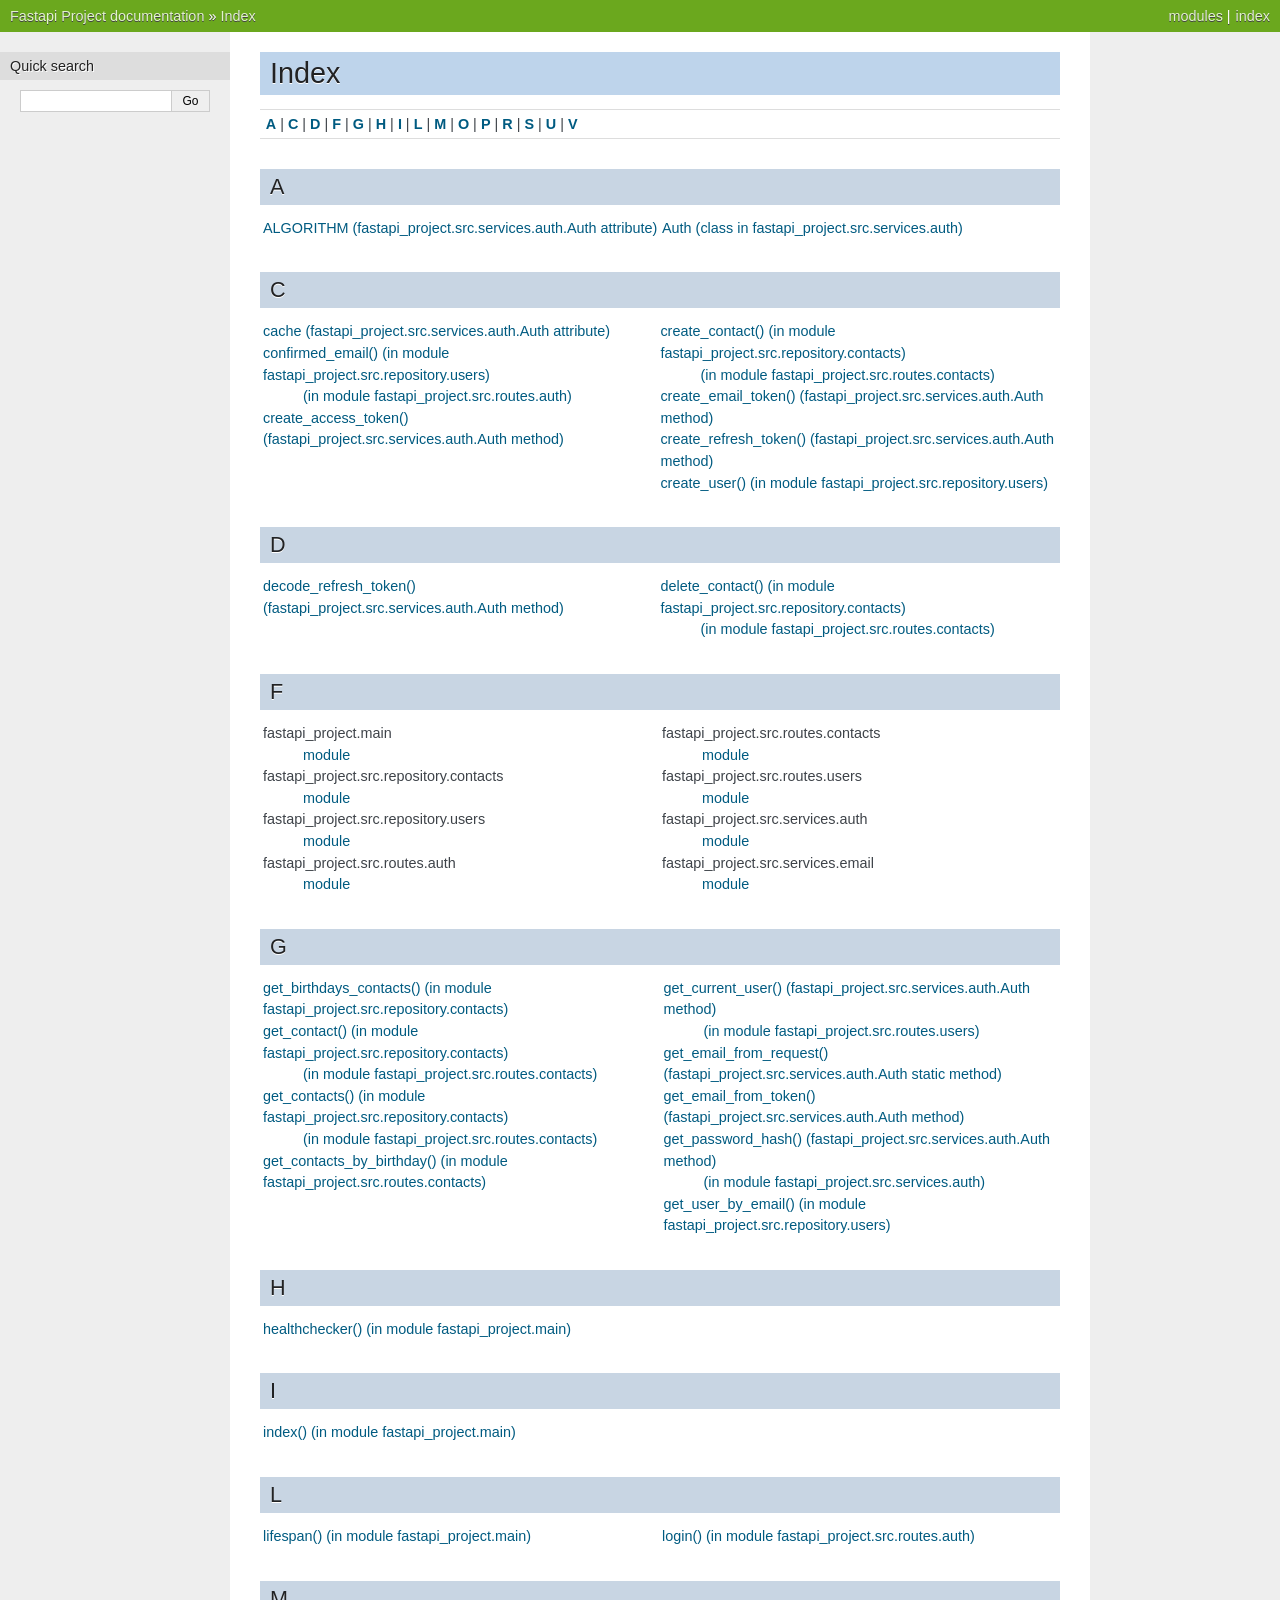
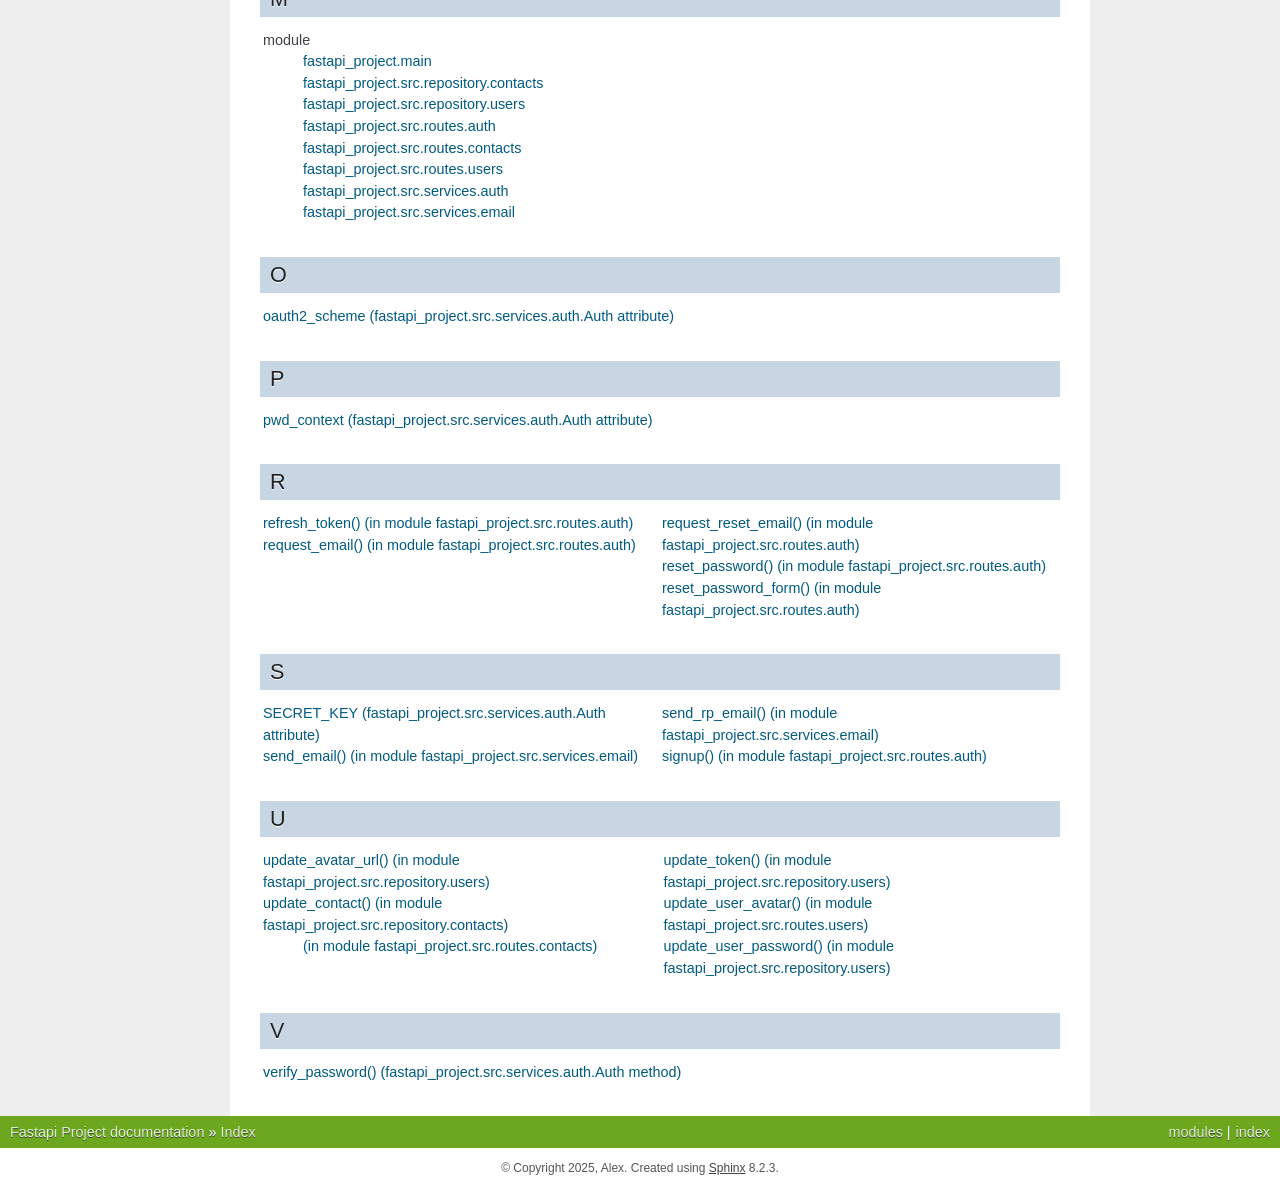
<file: docs/_build/html/genindex.html>
<!DOCTYPE html>

<html lang="en" data-content_root="./">
  <head>
    <meta charset="utf-8" />
    <meta name="viewport" content="width=device-width, initial-scale=1.0" />
    <title>Index &#8212; Fastapi Project  documentation</title>
    <link rel="stylesheet" type="text/css" href="_static/pygments.css?v=8f2a1f02" />
    <link rel="stylesheet" type="text/css" href="_static/nature.css?v=279e0f84" />
    <script src="_static/documentation_options.js?v=5929fcd5"></script>
    <script src="_static/doctools.js?v=9bcbadda"></script>
    <script src="_static/sphinx_highlight.js?v=dc90522c"></script>
    <link rel="index" title="Index" href="#" />
    <link rel="search" title="Search" href="search.html" /> 
  </head><body>
    <div class="related" role="navigation" aria-label="Related">
      <h3>Navigation</h3>
      <ul>
        <li class="right" style="margin-right: 10px">
          <a href="#" title="General Index"
             accesskey="I">index</a></li>
        <li class="right" >
          <a href="py-modindex.html" title="Python Module Index"
             >modules</a> |</li>
        <li class="nav-item nav-item-0"><a href="index.html">Fastapi Project  documentation</a> &#187;</li>
        <li class="nav-item nav-item-this"><a href="">Index</a></li> 
      </ul>
    </div>  

    <div class="document">
      <div class="documentwrapper">
        <div class="bodywrapper">
          <div class="body" role="main">
            

<h1 id="index">Index</h1>

<div class="genindex-jumpbox">
 <a href="#A"><strong>A</strong></a>
 | <a href="#C"><strong>C</strong></a>
 | <a href="#D"><strong>D</strong></a>
 | <a href="#F"><strong>F</strong></a>
 | <a href="#G"><strong>G</strong></a>
 | <a href="#H"><strong>H</strong></a>
 | <a href="#I"><strong>I</strong></a>
 | <a href="#L"><strong>L</strong></a>
 | <a href="#M"><strong>M</strong></a>
 | <a href="#O"><strong>O</strong></a>
 | <a href="#P"><strong>P</strong></a>
 | <a href="#R"><strong>R</strong></a>
 | <a href="#S"><strong>S</strong></a>
 | <a href="#U"><strong>U</strong></a>
 | <a href="#V"><strong>V</strong></a>
 
</div>
<h2 id="A">A</h2>
<table style="width: 100%" class="indextable genindextable"><tr>
  <td style="width: 33%; vertical-align: top;"><ul>
      <li><a href="index.html#fastapi_project.src.services.auth.Auth.ALGORITHM">ALGORITHM (fastapi_project.src.services.auth.Auth attribute)</a>
</li>
  </ul></td>
  <td style="width: 33%; vertical-align: top;"><ul>
      <li><a href="index.html#fastapi_project.src.services.auth.Auth">Auth (class in fastapi_project.src.services.auth)</a>
</li>
  </ul></td>
</tr></table>

<h2 id="C">C</h2>
<table style="width: 100%" class="indextable genindextable"><tr>
  <td style="width: 33%; vertical-align: top;"><ul>
      <li><a href="index.html#fastapi_project.src.services.auth.Auth.cache">cache (fastapi_project.src.services.auth.Auth attribute)</a>
</li>
      <li><a href="index.html#fastapi_project.src.repository.users.confirmed_email">confirmed_email() (in module fastapi_project.src.repository.users)</a>

      <ul>
        <li><a href="index.html#fastapi_project.src.routes.auth.confirmed_email">(in module fastapi_project.src.routes.auth)</a>
</li>
      </ul></li>
      <li><a href="index.html#fastapi_project.src.services.auth.Auth.create_access_token">create_access_token() (fastapi_project.src.services.auth.Auth method)</a>
</li>
  </ul></td>
  <td style="width: 33%; vertical-align: top;"><ul>
      <li><a href="index.html#fastapi_project.src.repository.contacts.create_contact">create_contact() (in module fastapi_project.src.repository.contacts)</a>

      <ul>
        <li><a href="index.html#fastapi_project.src.routes.contacts.create_contact">(in module fastapi_project.src.routes.contacts)</a>
</li>
      </ul></li>
      <li><a href="index.html#fastapi_project.src.services.auth.Auth.create_email_token">create_email_token() (fastapi_project.src.services.auth.Auth method)</a>
</li>
      <li><a href="index.html#fastapi_project.src.services.auth.Auth.create_refresh_token">create_refresh_token() (fastapi_project.src.services.auth.Auth method)</a>
</li>
      <li><a href="index.html#fastapi_project.src.repository.users.create_user">create_user() (in module fastapi_project.src.repository.users)</a>
</li>
  </ul></td>
</tr></table>

<h2 id="D">D</h2>
<table style="width: 100%" class="indextable genindextable"><tr>
  <td style="width: 33%; vertical-align: top;"><ul>
      <li><a href="index.html#fastapi_project.src.services.auth.Auth.decode_refresh_token">decode_refresh_token() (fastapi_project.src.services.auth.Auth method)</a>
</li>
  </ul></td>
  <td style="width: 33%; vertical-align: top;"><ul>
      <li><a href="index.html#fastapi_project.src.repository.contacts.delete_contact">delete_contact() (in module fastapi_project.src.repository.contacts)</a>

      <ul>
        <li><a href="index.html#fastapi_project.src.routes.contacts.delete_contact">(in module fastapi_project.src.routes.contacts)</a>
</li>
      </ul></li>
  </ul></td>
</tr></table>

<h2 id="F">F</h2>
<table style="width: 100%" class="indextable genindextable"><tr>
  <td style="width: 33%; vertical-align: top;"><ul>
      <li>
    fastapi_project.main

      <ul>
        <li><a href="index.html#module-fastapi_project.main">module</a>
</li>
      </ul></li>
      <li>
    fastapi_project.src.repository.contacts

      <ul>
        <li><a href="index.html#module-fastapi_project.src.repository.contacts">module</a>
</li>
      </ul></li>
      <li>
    fastapi_project.src.repository.users

      <ul>
        <li><a href="index.html#module-fastapi_project.src.repository.users">module</a>
</li>
      </ul></li>
      <li>
    fastapi_project.src.routes.auth

      <ul>
        <li><a href="index.html#module-fastapi_project.src.routes.auth">module</a>
</li>
      </ul></li>
  </ul></td>
  <td style="width: 33%; vertical-align: top;"><ul>
      <li>
    fastapi_project.src.routes.contacts

      <ul>
        <li><a href="index.html#module-fastapi_project.src.routes.contacts">module</a>
</li>
      </ul></li>
      <li>
    fastapi_project.src.routes.users

      <ul>
        <li><a href="index.html#module-fastapi_project.src.routes.users">module</a>
</li>
      </ul></li>
      <li>
    fastapi_project.src.services.auth

      <ul>
        <li><a href="index.html#module-fastapi_project.src.services.auth">module</a>
</li>
      </ul></li>
      <li>
    fastapi_project.src.services.email

      <ul>
        <li><a href="index.html#module-fastapi_project.src.services.email">module</a>
</li>
      </ul></li>
  </ul></td>
</tr></table>

<h2 id="G">G</h2>
<table style="width: 100%" class="indextable genindextable"><tr>
  <td style="width: 33%; vertical-align: top;"><ul>
      <li><a href="index.html#fastapi_project.src.repository.contacts.get_birthdays_contacts">get_birthdays_contacts() (in module fastapi_project.src.repository.contacts)</a>
</li>
      <li><a href="index.html#fastapi_project.src.repository.contacts.get_contact">get_contact() (in module fastapi_project.src.repository.contacts)</a>

      <ul>
        <li><a href="index.html#fastapi_project.src.routes.contacts.get_contact">(in module fastapi_project.src.routes.contacts)</a>
</li>
      </ul></li>
      <li><a href="index.html#fastapi_project.src.repository.contacts.get_contacts">get_contacts() (in module fastapi_project.src.repository.contacts)</a>

      <ul>
        <li><a href="index.html#fastapi_project.src.routes.contacts.get_contacts">(in module fastapi_project.src.routes.contacts)</a>
</li>
      </ul></li>
      <li><a href="index.html#fastapi_project.src.routes.contacts.get_contacts_by_birthday">get_contacts_by_birthday() (in module fastapi_project.src.routes.contacts)</a>
</li>
  </ul></td>
  <td style="width: 33%; vertical-align: top;"><ul>
      <li><a href="index.html#fastapi_project.src.services.auth.Auth.get_current_user">get_current_user() (fastapi_project.src.services.auth.Auth method)</a>

      <ul>
        <li><a href="index.html#fastapi_project.src.routes.users.get_current_user">(in module fastapi_project.src.routes.users)</a>
</li>
      </ul></li>
      <li><a href="index.html#fastapi_project.src.services.auth.Auth.get_email_from_request">get_email_from_request() (fastapi_project.src.services.auth.Auth static method)</a>
</li>
      <li><a href="index.html#fastapi_project.src.services.auth.Auth.get_email_from_token">get_email_from_token() (fastapi_project.src.services.auth.Auth method)</a>
</li>
      <li><a href="index.html#fastapi_project.src.services.auth.Auth.get_password_hash">get_password_hash() (fastapi_project.src.services.auth.Auth method)</a>

      <ul>
        <li><a href="index.html#fastapi_project.src.services.auth.get_password_hash">(in module fastapi_project.src.services.auth)</a>
</li>
      </ul></li>
      <li><a href="index.html#fastapi_project.src.repository.users.get_user_by_email">get_user_by_email() (in module fastapi_project.src.repository.users)</a>
</li>
  </ul></td>
</tr></table>

<h2 id="H">H</h2>
<table style="width: 100%" class="indextable genindextable"><tr>
  <td style="width: 33%; vertical-align: top;"><ul>
      <li><a href="index.html#fastapi_project.main.healthchecker">healthchecker() (in module fastapi_project.main)</a>
</li>
  </ul></td>
</tr></table>

<h2 id="I">I</h2>
<table style="width: 100%" class="indextable genindextable"><tr>
  <td style="width: 33%; vertical-align: top;"><ul>
      <li><a href="index.html#fastapi_project.main.index">index() (in module fastapi_project.main)</a>
</li>
  </ul></td>
</tr></table>

<h2 id="L">L</h2>
<table style="width: 100%" class="indextable genindextable"><tr>
  <td style="width: 33%; vertical-align: top;"><ul>
      <li><a href="index.html#fastapi_project.main.lifespan">lifespan() (in module fastapi_project.main)</a>
</li>
  </ul></td>
  <td style="width: 33%; vertical-align: top;"><ul>
      <li><a href="index.html#fastapi_project.src.routes.auth.login">login() (in module fastapi_project.src.routes.auth)</a>
</li>
  </ul></td>
</tr></table>

<h2 id="M">M</h2>
<table style="width: 100%" class="indextable genindextable"><tr>
  <td style="width: 33%; vertical-align: top;"><ul>
      <li>
    module

      <ul>
        <li><a href="index.html#module-fastapi_project.main">fastapi_project.main</a>
</li>
        <li><a href="index.html#module-fastapi_project.src.repository.contacts">fastapi_project.src.repository.contacts</a>
</li>
        <li><a href="index.html#module-fastapi_project.src.repository.users">fastapi_project.src.repository.users</a>
</li>
        <li><a href="index.html#module-fastapi_project.src.routes.auth">fastapi_project.src.routes.auth</a>
</li>
        <li><a href="index.html#module-fastapi_project.src.routes.contacts">fastapi_project.src.routes.contacts</a>
</li>
        <li><a href="index.html#module-fastapi_project.src.routes.users">fastapi_project.src.routes.users</a>
</li>
        <li><a href="index.html#module-fastapi_project.src.services.auth">fastapi_project.src.services.auth</a>
</li>
        <li><a href="index.html#module-fastapi_project.src.services.email">fastapi_project.src.services.email</a>
</li>
      </ul></li>
  </ul></td>
</tr></table>

<h2 id="O">O</h2>
<table style="width: 100%" class="indextable genindextable"><tr>
  <td style="width: 33%; vertical-align: top;"><ul>
      <li><a href="index.html#fastapi_project.src.services.auth.Auth.oauth2_scheme">oauth2_scheme (fastapi_project.src.services.auth.Auth attribute)</a>
</li>
  </ul></td>
</tr></table>

<h2 id="P">P</h2>
<table style="width: 100%" class="indextable genindextable"><tr>
  <td style="width: 33%; vertical-align: top;"><ul>
      <li><a href="index.html#fastapi_project.src.services.auth.Auth.pwd_context">pwd_context (fastapi_project.src.services.auth.Auth attribute)</a>
</li>
  </ul></td>
</tr></table>

<h2 id="R">R</h2>
<table style="width: 100%" class="indextable genindextable"><tr>
  <td style="width: 33%; vertical-align: top;"><ul>
      <li><a href="index.html#fastapi_project.src.routes.auth.refresh_token">refresh_token() (in module fastapi_project.src.routes.auth)</a>
</li>
      <li><a href="index.html#fastapi_project.src.routes.auth.request_email">request_email() (in module fastapi_project.src.routes.auth)</a>
</li>
  </ul></td>
  <td style="width: 33%; vertical-align: top;"><ul>
      <li><a href="index.html#fastapi_project.src.routes.auth.request_reset_email">request_reset_email() (in module fastapi_project.src.routes.auth)</a>
</li>
      <li><a href="index.html#fastapi_project.src.routes.auth.reset_password">reset_password() (in module fastapi_project.src.routes.auth)</a>
</li>
      <li><a href="index.html#fastapi_project.src.routes.auth.reset_password_form">reset_password_form() (in module fastapi_project.src.routes.auth)</a>
</li>
  </ul></td>
</tr></table>

<h2 id="S">S</h2>
<table style="width: 100%" class="indextable genindextable"><tr>
  <td style="width: 33%; vertical-align: top;"><ul>
      <li><a href="index.html#fastapi_project.src.services.auth.Auth.SECRET_KEY">SECRET_KEY (fastapi_project.src.services.auth.Auth attribute)</a>
</li>
      <li><a href="index.html#fastapi_project.src.services.email.send_email">send_email() (in module fastapi_project.src.services.email)</a>
</li>
  </ul></td>
  <td style="width: 33%; vertical-align: top;"><ul>
      <li><a href="index.html#fastapi_project.src.services.email.send_rp_email">send_rp_email() (in module fastapi_project.src.services.email)</a>
</li>
      <li><a href="index.html#fastapi_project.src.routes.auth.signup">signup() (in module fastapi_project.src.routes.auth)</a>
</li>
  </ul></td>
</tr></table>

<h2 id="U">U</h2>
<table style="width: 100%" class="indextable genindextable"><tr>
  <td style="width: 33%; vertical-align: top;"><ul>
      <li><a href="index.html#fastapi_project.src.repository.users.update_avatar_url">update_avatar_url() (in module fastapi_project.src.repository.users)</a>
</li>
      <li><a href="index.html#fastapi_project.src.repository.contacts.update_contact">update_contact() (in module fastapi_project.src.repository.contacts)</a>

      <ul>
        <li><a href="index.html#fastapi_project.src.routes.contacts.update_contact">(in module fastapi_project.src.routes.contacts)</a>
</li>
      </ul></li>
  </ul></td>
  <td style="width: 33%; vertical-align: top;"><ul>
      <li><a href="index.html#fastapi_project.src.repository.users.update_token">update_token() (in module fastapi_project.src.repository.users)</a>
</li>
      <li><a href="index.html#fastapi_project.src.routes.users.update_user_avatar">update_user_avatar() (in module fastapi_project.src.routes.users)</a>
</li>
      <li><a href="index.html#fastapi_project.src.repository.users.update_user_password">update_user_password() (in module fastapi_project.src.repository.users)</a>
</li>
  </ul></td>
</tr></table>

<h2 id="V">V</h2>
<table style="width: 100%" class="indextable genindextable"><tr>
  <td style="width: 33%; vertical-align: top;"><ul>
      <li><a href="index.html#fastapi_project.src.services.auth.Auth.verify_password">verify_password() (fastapi_project.src.services.auth.Auth method)</a>
</li>
  </ul></td>
</tr></table>



            <div class="clearer"></div>
          </div>
        </div>
      </div>
      <div class="sphinxsidebar" role="navigation" aria-label="Main">
        <div class="sphinxsidebarwrapper">
<search id="searchbox" style="display: none" role="search">
  <h3 id="searchlabel">Quick search</h3>
    <div class="searchformwrapper">
    <form class="search" action="search.html" method="get">
      <input type="text" name="q" aria-labelledby="searchlabel" autocomplete="off" autocorrect="off" autocapitalize="off" spellcheck="false"/>
      <input type="submit" value="Go" />
    </form>
    </div>
</search>
<script>document.getElementById('searchbox').style.display = "block"</script>
        </div>
      </div>
      <div class="clearer"></div>
    </div>
    <div class="related" role="navigation" aria-label="Related">
      <h3>Navigation</h3>
      <ul>
        <li class="right" style="margin-right: 10px">
          <a href="#" title="General Index"
             >index</a></li>
        <li class="right" >
          <a href="py-modindex.html" title="Python Module Index"
             >modules</a> |</li>
        <li class="nav-item nav-item-0"><a href="index.html">Fastapi Project  documentation</a> &#187;</li>
        <li class="nav-item nav-item-this"><a href="">Index</a></li> 
      </ul>
    </div>
    <div class="footer" role="contentinfo">
    &#169; Copyright 2025, Alex.
      Created using <a href="https://www.sphinx-doc.org/">Sphinx</a> 8.2.3.
    </div>
  </body>
</html>
</file>
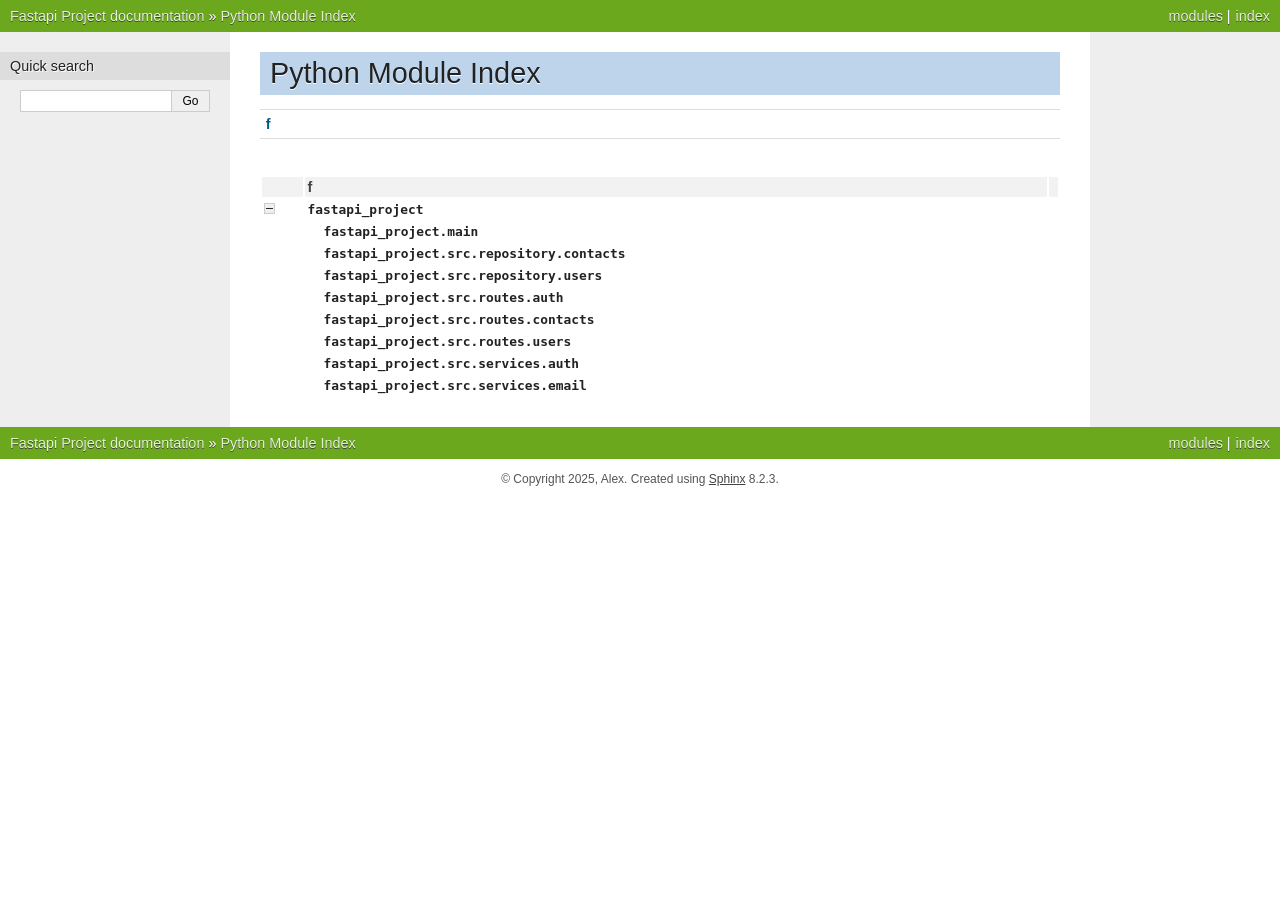
<file: docs/_build/html/py-modindex.html>
<!DOCTYPE html>

<html lang="en" data-content_root="./">
  <head>
    <meta charset="utf-8" />
    <meta name="viewport" content="width=device-width, initial-scale=1.0" />
    <title>Python Module Index &#8212; Fastapi Project  documentation</title>
    <link rel="stylesheet" type="text/css" href="_static/pygments.css?v=8f2a1f02" />
    <link rel="stylesheet" type="text/css" href="_static/nature.css?v=279e0f84" />
    <script src="_static/documentation_options.js?v=5929fcd5"></script>
    <script src="_static/doctools.js?v=9bcbadda"></script>
    <script src="_static/sphinx_highlight.js?v=dc90522c"></script>
    <link rel="index" title="Index" href="genindex.html" />
    <link rel="search" title="Search" href="search.html" />
 


  </head><body>
    <div class="related" role="navigation" aria-label="Related">
      <h3>Navigation</h3>
      <ul>
        <li class="right" style="margin-right: 10px">
          <a href="genindex.html" title="General Index"
             accesskey="I">index</a></li>
        <li class="right" >
          <a href="#" title="Python Module Index"
             >modules</a> |</li>
        <li class="nav-item nav-item-0"><a href="index.html">Fastapi Project  documentation</a> &#187;</li>
        <li class="nav-item nav-item-this"><a href="">Python Module Index</a></li> 
      </ul>
    </div>  

    <div class="document">
      <div class="documentwrapper">
        <div class="bodywrapper">
          <div class="body" role="main">
            

   <h1>Python Module Index</h1>

   <div class="modindex-jumpbox">
   <a href="#cap-f"><strong>f</strong></a>
   </div>

   <table class="indextable modindextable">
     <tr class="pcap"><td></td><td>&#160;</td><td></td></tr>
     <tr class="cap" id="cap-f"><td></td><td>
       <strong>f</strong></td><td></td></tr>
     <tr>
       <td><img src="_static/minus.png" class="toggler"
              id="toggle-1" style="display: none" alt="-" /></td>
       <td>
       <code class="xref">fastapi_project</code></td><td>
       <em></em></td></tr>
     <tr class="cg-1">
       <td></td>
       <td>&#160;&#160;&#160;
       <a href="index.html#module-fastapi_project.main"><code class="xref">fastapi_project.main</code></a></td><td>
       <em></em></td></tr>
     <tr class="cg-1">
       <td></td>
       <td>&#160;&#160;&#160;
       <a href="index.html#module-fastapi_project.src.repository.contacts"><code class="xref">fastapi_project.src.repository.contacts</code></a></td><td>
       <em></em></td></tr>
     <tr class="cg-1">
       <td></td>
       <td>&#160;&#160;&#160;
       <a href="index.html#module-fastapi_project.src.repository.users"><code class="xref">fastapi_project.src.repository.users</code></a></td><td>
       <em></em></td></tr>
     <tr class="cg-1">
       <td></td>
       <td>&#160;&#160;&#160;
       <a href="index.html#module-fastapi_project.src.routes.auth"><code class="xref">fastapi_project.src.routes.auth</code></a></td><td>
       <em></em></td></tr>
     <tr class="cg-1">
       <td></td>
       <td>&#160;&#160;&#160;
       <a href="index.html#module-fastapi_project.src.routes.contacts"><code class="xref">fastapi_project.src.routes.contacts</code></a></td><td>
       <em></em></td></tr>
     <tr class="cg-1">
       <td></td>
       <td>&#160;&#160;&#160;
       <a href="index.html#module-fastapi_project.src.routes.users"><code class="xref">fastapi_project.src.routes.users</code></a></td><td>
       <em></em></td></tr>
     <tr class="cg-1">
       <td></td>
       <td>&#160;&#160;&#160;
       <a href="index.html#module-fastapi_project.src.services.auth"><code class="xref">fastapi_project.src.services.auth</code></a></td><td>
       <em></em></td></tr>
     <tr class="cg-1">
       <td></td>
       <td>&#160;&#160;&#160;
       <a href="index.html#module-fastapi_project.src.services.email"><code class="xref">fastapi_project.src.services.email</code></a></td><td>
       <em></em></td></tr>
   </table>


            <div class="clearer"></div>
          </div>
        </div>
      </div>
      <div class="sphinxsidebar" role="navigation" aria-label="Main">
        <div class="sphinxsidebarwrapper">
<search id="searchbox" style="display: none" role="search">
  <h3 id="searchlabel">Quick search</h3>
    <div class="searchformwrapper">
    <form class="search" action="search.html" method="get">
      <input type="text" name="q" aria-labelledby="searchlabel" autocomplete="off" autocorrect="off" autocapitalize="off" spellcheck="false"/>
      <input type="submit" value="Go" />
    </form>
    </div>
</search>
<script>document.getElementById('searchbox').style.display = "block"</script>
        </div>
      </div>
      <div class="clearer"></div>
    </div>
    <div class="related" role="navigation" aria-label="Related">
      <h3>Navigation</h3>
      <ul>
        <li class="right" style="margin-right: 10px">
          <a href="genindex.html" title="General Index"
             >index</a></li>
        <li class="right" >
          <a href="#" title="Python Module Index"
             >modules</a> |</li>
        <li class="nav-item nav-item-0"><a href="index.html">Fastapi Project  documentation</a> &#187;</li>
        <li class="nav-item nav-item-this"><a href="">Python Module Index</a></li> 
      </ul>
    </div>
    <div class="footer" role="contentinfo">
    &#169; Copyright 2025, Alex.
      Created using <a href="https://www.sphinx-doc.org/">Sphinx</a> 8.2.3.
    </div>
  </body>
</html>
</file>
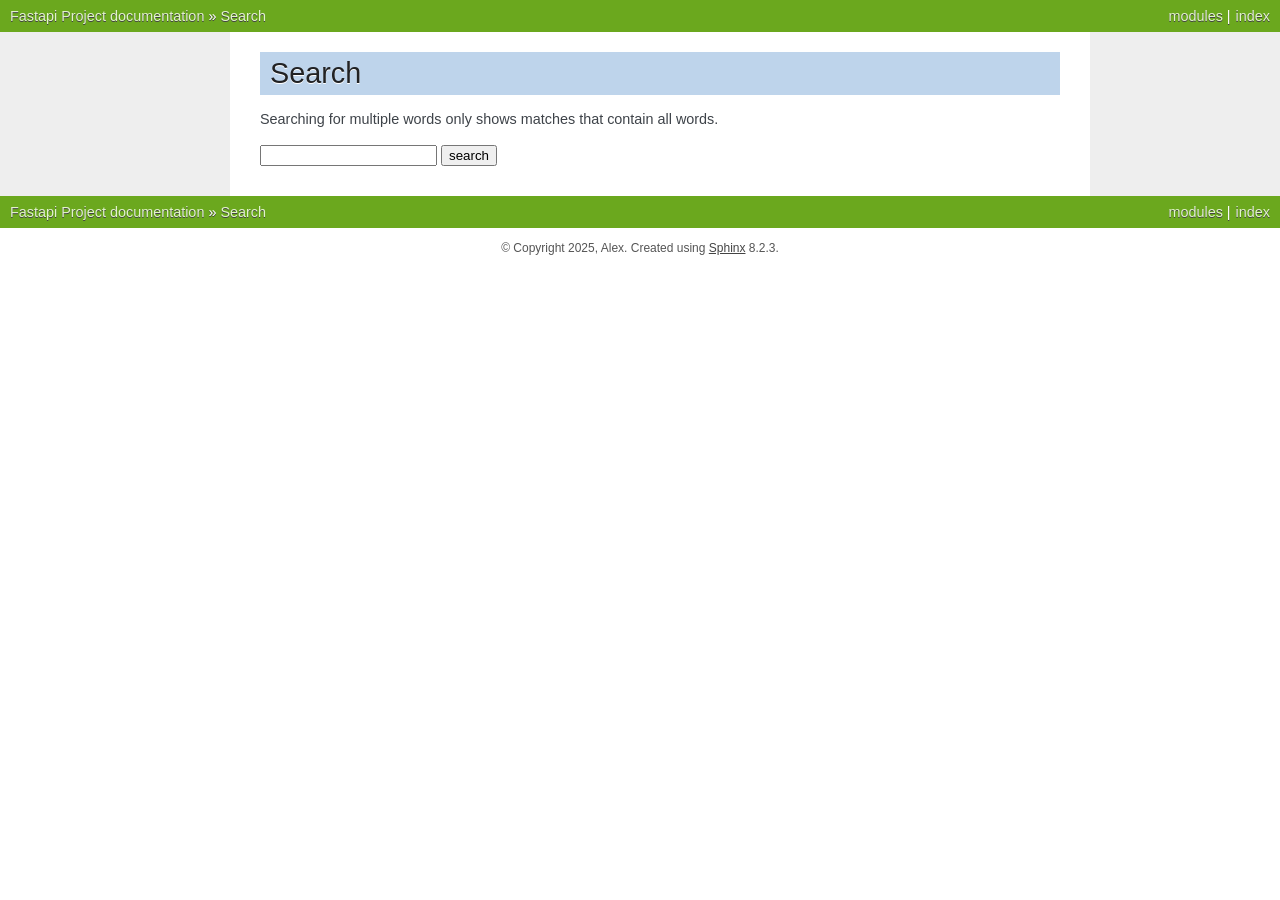
<file: docs/_build/html/search.html>
<!DOCTYPE html>

<html lang="en" data-content_root="./">
  <head>
    <meta charset="utf-8" />
    <meta name="viewport" content="width=device-width, initial-scale=1.0" />
    <title>Search &#8212; Fastapi Project  documentation</title>
    <link rel="stylesheet" type="text/css" href="_static/pygments.css?v=8f2a1f02" />
    <link rel="stylesheet" type="text/css" href="_static/nature.css?v=279e0f84" />
    
    <script src="_static/documentation_options.js?v=5929fcd5"></script>
    <script src="_static/doctools.js?v=9bcbadda"></script>
    <script src="_static/sphinx_highlight.js?v=dc90522c"></script>
    <script src="_static/searchtools.js"></script>
    <script src="_static/language_data.js"></script>
    <link rel="index" title="Index" href="genindex.html" />
    <link rel="search" title="Search" href="#" />
    <script src="searchindex.js" defer="defer"></script>
    <meta name="robots" content="noindex" />
     

  </head><body>
    <div class="related" role="navigation" aria-label="Related">
      <h3>Navigation</h3>
      <ul>
        <li class="right" style="margin-right: 10px">
          <a href="genindex.html" title="General Index"
             accesskey="I">index</a></li>
        <li class="right" >
          <a href="py-modindex.html" title="Python Module Index"
             >modules</a> |</li>
        <li class="nav-item nav-item-0"><a href="index.html">Fastapi Project  documentation</a> &#187;</li>
        <li class="nav-item nav-item-this"><a href="">Search</a></li> 
      </ul>
    </div>  

    <div class="document">
      <div class="documentwrapper">
        <div class="bodywrapper">
          <div class="body" role="main">
            
  <h1 id="search-documentation">Search</h1>
  
  <noscript>
  <div class="admonition warning">
  <p>
    Please activate JavaScript to enable the search
    functionality.
  </p>
  </div>
  </noscript>
  
  
  <p>
    Searching for multiple words only shows matches that contain
    all words.
  </p>
  
  
  <form action="" method="get">
    <input type="text" name="q" aria-labelledby="search-documentation" value="" autocomplete="off" autocorrect="off" autocapitalize="off" spellcheck="false"/>
    <input type="submit" value="search" />
    <span id="search-progress" style="padding-left: 10px"></span>
  </form>
  
  
  <div id="search-results"></div>
  

            <div class="clearer"></div>
          </div>
        </div>
      </div>
      <div class="sphinxsidebar" role="navigation" aria-label="Main">
        <div class="sphinxsidebarwrapper">
        </div>
      </div>
      <div class="clearer"></div>
    </div>
    <div class="related" role="navigation" aria-label="Related">
      <h3>Navigation</h3>
      <ul>
        <li class="right" style="margin-right: 10px">
          <a href="genindex.html" title="General Index"
             >index</a></li>
        <li class="right" >
          <a href="py-modindex.html" title="Python Module Index"
             >modules</a> |</li>
        <li class="nav-item nav-item-0"><a href="index.html">Fastapi Project  documentation</a> &#187;</li>
        <li class="nav-item nav-item-this"><a href="">Search</a></li> 
      </ul>
    </div>
    <div class="footer" role="contentinfo">
    &#169; Copyright 2025, Alex.
      Created using <a href="https://www.sphinx-doc.org/">Sphinx</a> 8.2.3.
    </div>
  </body>
</html>
</file>
<file: docs/_build/html/_static/pygments.css>
pre { line-height: 125%; }
td.linenos .normal { color: inherit; background-color: transparent; padding-left: 5px; padding-right: 5px; }
span.linenos { color: inherit; background-color: transparent; padding-left: 5px; padding-right: 5px; }
td.linenos .special { color: #000000; background-color: #ffffc0; padding-left: 5px; padding-right: 5px; }
span.linenos.special { color: #000000; background-color: #ffffc0; padding-left: 5px; padding-right: 5px; }
.highlight .hll { background-color: #ffffcc }
.highlight { background: #f8f8f8; }
.highlight .c { color: #8F5902; font-style: italic } /* Comment */
.highlight .err { color: #A40000; border: 1px solid #EF2929 } /* Error */
.highlight .g { color: #000 } /* Generic */
.highlight .k { color: #204A87; font-weight: bold } /* Keyword */
.highlight .l { color: #000 } /* Literal */
.highlight .n { color: #000 } /* Name */
.highlight .o { color: #CE5C00; font-weight: bold } /* Operator */
.highlight .x { color: #000 } /* Other */
.highlight .p { color: #000; font-weight: bold } /* Punctuation */
.highlight .ch { color: #8F5902; font-style: italic } /* Comment.Hashbang */
.highlight .cm { color: #8F5902; font-style: italic } /* Comment.Multiline */
.highlight .cp { color: #8F5902; font-style: italic } /* Comment.Preproc */
.highlight .cpf { color: #8F5902; font-style: italic } /* Comment.PreprocFile */
.highlight .c1 { color: #8F5902; font-style: italic } /* Comment.Single */
.highlight .cs { color: #8F5902; font-style: italic } /* Comment.Special */
.highlight .gd { color: #A40000 } /* Generic.Deleted */
.highlight .ge { color: #000; font-style: italic } /* Generic.Emph */
.highlight .ges { color: #000; font-weight: bold; font-style: italic } /* Generic.EmphStrong */
.highlight .gr { color: #EF2929 } /* Generic.Error */
.highlight .gh { color: #000080; font-weight: bold } /* Generic.Heading */
.highlight .gi { color: #00A000 } /* Generic.Inserted */
.highlight .go { color: #000; font-style: italic } /* Generic.Output */
.highlight .gp { color: #8F5902 } /* Generic.Prompt */
.highlight .gs { color: #000; font-weight: bold } /* Generic.Strong */
.highlight .gu { color: #800080; font-weight: bold } /* Generic.Subheading */
.highlight .gt { color: #A40000; font-weight: bold } /* Generic.Traceback */
.highlight .kc { color: #204A87; font-weight: bold } /* Keyword.Constant */
.highlight .kd { color: #204A87; font-weight: bold } /* Keyword.Declaration */
.highlight .kn { color: #204A87; font-weight: bold } /* Keyword.Namespace */
.highlight .kp { color: #204A87; font-weight: bold } /* Keyword.Pseudo */
.highlight .kr { color: #204A87; font-weight: bold } /* Keyword.Reserved */
.highlight .kt { color: #204A87; font-weight: bold } /* Keyword.Type */
.highlight .ld { color: #000 } /* Literal.Date */
.highlight .m { color: #0000CF; font-weight: bold } /* Literal.Number */
.highlight .s { color: #4E9A06 } /* Literal.String */
.highlight .na { color: #C4A000 } /* Name.Attribute */
.highlight .nb { color: #204A87 } /* Name.Builtin */
.highlight .nc { color: #000 } /* Name.Class */
.highlight .no { color: #000 } /* Name.Constant */
.highlight .nd { color: #5C35CC; font-weight: bold } /* Name.Decorator */
.highlight .ni { color: #CE5C00 } /* Name.Entity */
.highlight .ne { color: #C00; font-weight: bold } /* Name.Exception */
.highlight .nf { color: #000 } /* Name.Function */
.highlight .nl { color: #F57900 } /* Name.Label */
.highlight .nn { color: #000 } /* Name.Namespace */
.highlight .nx { color: #000 } /* Name.Other */
.highlight .py { color: #000 } /* Name.Property */
.highlight .nt { color: #204A87; font-weight: bold } /* Name.Tag */
.highlight .nv { color: #000 } /* Name.Variable */
.highlight .ow { color: #204A87; font-weight: bold } /* Operator.Word */
.highlight .pm { color: #000; font-weight: bold } /* Punctuation.Marker */
.highlight .w { color: #F8F8F8 } /* Text.Whitespace */
.highlight .mb { color: #0000CF; font-weight: bold } /* Literal.Number.Bin */
.highlight .mf { color: #0000CF; font-weight: bold } /* Literal.Number.Float */
.highlight .mh { color: #0000CF; font-weight: bold } /* Literal.Number.Hex */
.highlight .mi { color: #0000CF; font-weight: bold } /* Literal.Number.Integer */
.highlight .mo { color: #0000CF; font-weight: bold } /* Literal.Number.Oct */
.highlight .sa { color: #4E9A06 } /* Literal.String.Affix */
.highlight .sb { color: #4E9A06 } /* Literal.String.Backtick */
.highlight .sc { color: #4E9A06 } /* Literal.String.Char */
.highlight .dl { color: #4E9A06 } /* Literal.String.Delimiter */
.highlight .sd { color: #8F5902; font-style: italic } /* Literal.String.Doc */
.highlight .s2 { color: #4E9A06 } /* Literal.String.Double */
.highlight .se { color: #4E9A06 } /* Literal.String.Escape */
.highlight .sh { color: #4E9A06 } /* Literal.String.Heredoc */
.highlight .si { color: #4E9A06 } /* Literal.String.Interpol */
.highlight .sx { color: #4E9A06 } /* Literal.String.Other */
.highlight .sr { color: #4E9A06 } /* Literal.String.Regex */
.highlight .s1 { color: #4E9A06 } /* Literal.String.Single */
.highlight .ss { color: #4E9A06 } /* Literal.String.Symbol */
.highlight .bp { color: #3465A4 } /* Name.Builtin.Pseudo */
.highlight .fm { color: #000 } /* Name.Function.Magic */
.highlight .vc { color: #000 } /* Name.Variable.Class */
.highlight .vg { color: #000 } /* Name.Variable.Global */
.highlight .vi { color: #000 } /* Name.Variable.Instance */
.highlight .vm { color: #000 } /* Name.Variable.Magic */
.highlight .il { color: #0000CF; font-weight: bold } /* Literal.Number.Integer.Long */
</file>
<file: docs/_build/html/_static/nature.css>
/*
 * Sphinx stylesheet -- nature theme.
 */

@import url("basic.css");

/* -- page layout ----------------------------------------------------------- */

body {
    font-family: Arial, sans-serif;
    font-size: 100%;
    background-color: #fff;
    color: #555;
    margin: 0;
    padding: 0;
}

div.documentwrapper {
    float: left;
    width: 100%;
}

div.bodywrapper {
    margin: 0 0 0 230px;
}

hr {
    border: 1px solid #B1B4B6;
}

div.document {
    background-color: #eee;
}

div.body {
    background-color: #ffffff;
    color: #3E4349;
    padding: 0 30px 30px 30px;
    font-size: 0.9em;
}

div.footer {
    color: #555;
    width: 100%;
    padding: 13px 0;
    text-align: center;
    font-size: 75%;
}

div.footer a {
    color: #444;
    text-decoration: underline;
}

div.related {
    background-color: #6BA81E;
    line-height: 32px;
    color: #fff;
    text-shadow: 0px 1px 0 #444;
    font-size: 0.9em;
}

div.related a {
    color: #E2F3CC;
}

div.sphinxsidebar {
    font-size: 0.75em;
    line-height: 1.5em;
}

div.sphinxsidebarwrapper{
    padding: 20px 0;
}

div.sphinxsidebar h3,
div.sphinxsidebar h4 {
    font-family: Arial, sans-serif;
    color: #222;
    font-size: 1.2em;
    font-weight: normal;
    margin: 0;
    padding: 5px 10px;
    background-color: #ddd;
    text-shadow: 1px 1px 0 white
}

div.sphinxsidebar h4{
    font-size: 1.1em;
}

div.sphinxsidebar h3 a {
    color: #444;
}


div.sphinxsidebar p {
    color: #888;
    padding: 5px 20px;
}

div.sphinxsidebar p.topless {
}

div.sphinxsidebar ul {
    margin: 10px 20px;
    padding: 0;
    color: #000;
}

div.sphinxsidebar a {
    color: #444;
}

div.sphinxsidebar input {
    border: 1px solid #ccc;
    font-family: sans-serif;
    font-size: 1em;
}

div.sphinxsidebar .searchformwrapper {
    margin-left: 20px;
    margin-right: 20px;
}

/* -- body styles ----------------------------------------------------------- */

a {
    color: #005B81;
    text-decoration: none;
}

a:hover {
    color: #E32E00;
    text-decoration: underline;
}

a:visited {
    color: #551A8B;
}

div.body h1,
div.body h2,
div.body h3,
div.body h4,
div.body h5,
div.body h6 {
    font-family: Arial, sans-serif;
    background-color: #BED4EB;
    font-weight: normal;
    color: #212224;
    margin: 30px 0px 10px 0px;
    padding: 5px 0 5px 10px;
    text-shadow: 0px 1px 0 white
}

div.body h1 { border-top: 20px solid white; margin-top: 0; font-size: 200%; }
div.body h2 { font-size: 150%; background-color: #C8D5E3; }
div.body h3 { font-size: 120%; background-color: #D8DEE3; }
div.body h4 { font-size: 110%; background-color: #D8DEE3; }
div.body h5 { font-size: 100%; background-color: #D8DEE3; }
div.body h6 { font-size: 100%; background-color: #D8DEE3; }

a.headerlink {
    color: #c60f0f;
    font-size: 0.8em;
    padding: 0 4px 0 4px;
    text-decoration: none;
}

a.headerlink:hover {
    background-color: #c60f0f;
    color: white;
}

div.body p, div.body dd, div.body li {
    line-height: 1.5em;
}

div.admonition p.admonition-title + p {
    display: inline;
}

div.note {
    background-color: #eee;
    border: 1px solid #ccc;
}

div.seealso {
    background-color: #ffc;
    border: 1px solid #ff6;
}

nav.contents,
aside.topic,
div.topic {
    background-color: #eee;
}

div.warning {
    background-color: #ffe4e4;
    border: 1px solid #f66;
}

p.admonition-title {
    display: inline;
}

p.admonition-title:after {
    content: ":";
}

pre {
    padding: 10px;
    line-height: 1.2em;
    border: 1px solid #C6C9CB;
    font-size: 1.1em;
    margin: 1.5em 0 1.5em 0;
    -webkit-box-shadow: 1px 1px 1px #d8d8d8;
    -moz-box-shadow: 1px 1px 1px #d8d8d8;
}

code {
    background-color: #ecf0f3;
    color: #222;
    /* padding: 1px 2px; */
    font-size: 1.1em;
    font-family: monospace;
}

.viewcode-back {
    font-family: Arial, sans-serif;
}

div.viewcode-block:target {
    background-color: #f4debf;
    border-top: 1px solid #ac9;
    border-bottom: 1px solid #ac9;
}

div.code-block-caption {
    background-color: #ddd;
    color: #222;
    border: 1px solid #C6C9CB;
}
</file>
